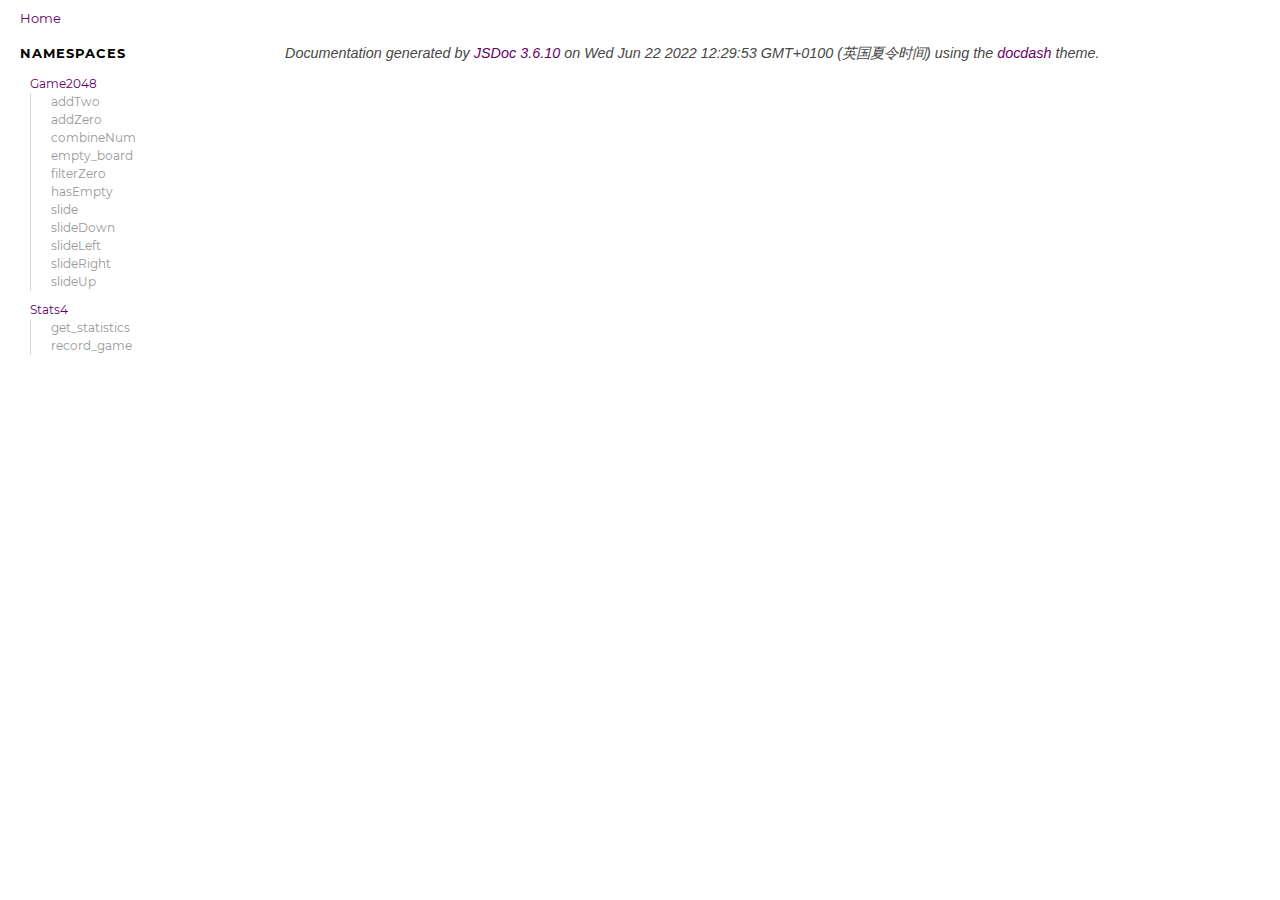
<file: docs/index.html>
<!DOCTYPE html>
<html lang="en">
<head>
    
    <meta charset="utf-8">
    <title>Home - Documentation</title>
    
    
    <script src="scripts/prettify/prettify.js"></script>
    <script src="scripts/prettify/lang-css.js"></script>
    <!--[if lt IE 9]>
      <script src="//html5shiv.googlecode.com/svn/trunk/html5.js"></script>
    <![endif]-->
    <link type="text/css" rel="stylesheet" href="styles/prettify.css">
    <link type="text/css" rel="stylesheet" href="styles/jsdoc.css">
    <script src="scripts/nav.js" defer></script>
    <meta name="viewport" content="width=device-width, initial-scale=1.0">
</head>
<body>

<input type="checkbox" id="nav-trigger" class="nav-trigger" />
<label for="nav-trigger" class="navicon-button x">
  <div class="navicon"></div>
</label>

<label for="nav-trigger" class="overlay"></label>

<nav >
    
    <h2><a href="index.html">Home</a></h2><h3>Namespaces</h3><ul><li><a href="Game2048.html">Game2048</a><ul class='methods'><li data-type='method'><a href="Game2048.html#.addTwo">addTwo</a></li><li data-type='method'><a href="Game2048.html#.addZero">addZero</a></li><li data-type='method'><a href="Game2048.html#.combineNum">combineNum</a></li><li data-type='method'><a href="Game2048.html#.empty_board">empty_board</a></li><li data-type='method'><a href="Game2048.html#.filterZero">filterZero</a></li><li data-type='method'><a href="Game2048.html#.hasEmpty">hasEmpty</a></li><li data-type='method'><a href="Game2048.html#.slide">slide</a></li><li data-type='method'><a href="Game2048.html#.slideDown">slideDown</a></li><li data-type='method'><a href="Game2048.html#.slideLeft">slideLeft</a></li><li data-type='method'><a href="Game2048.html#.slideRight">slideRight</a></li><li data-type='method'><a href="Game2048.html#.slideUp">slideUp</a></li></ul></li><li><a href="Stats4.html">Stats4</a><ul class='methods'><li data-type='method'><a href="Stats4.html#.get_statistics">get_statistics</a></li><li data-type='method'><a href="Stats4.html#.record_game">record_game</a></li></ul></li></ul>
</nav>

<div id="main">
    

    



    


    <section class="package">
        <h3> </h3>		
    </section>









    








    
    
</div>

<br class="clear">

<footer>
    Documentation generated by <a href="https://github.com/jsdoc3/jsdoc">JSDoc 3.6.10</a> on Wed Jun 22 2022 12:29:53 GMT+0100 (英国夏令时间) using the <a href="https://github.com/clenemt/docdash">docdash</a> theme.
</footer>

<script>prettyPrint();</script>
<script src="scripts/polyfill.js"></script>
<script src="scripts/linenumber.js"></script>



</body>
</html>
</file>
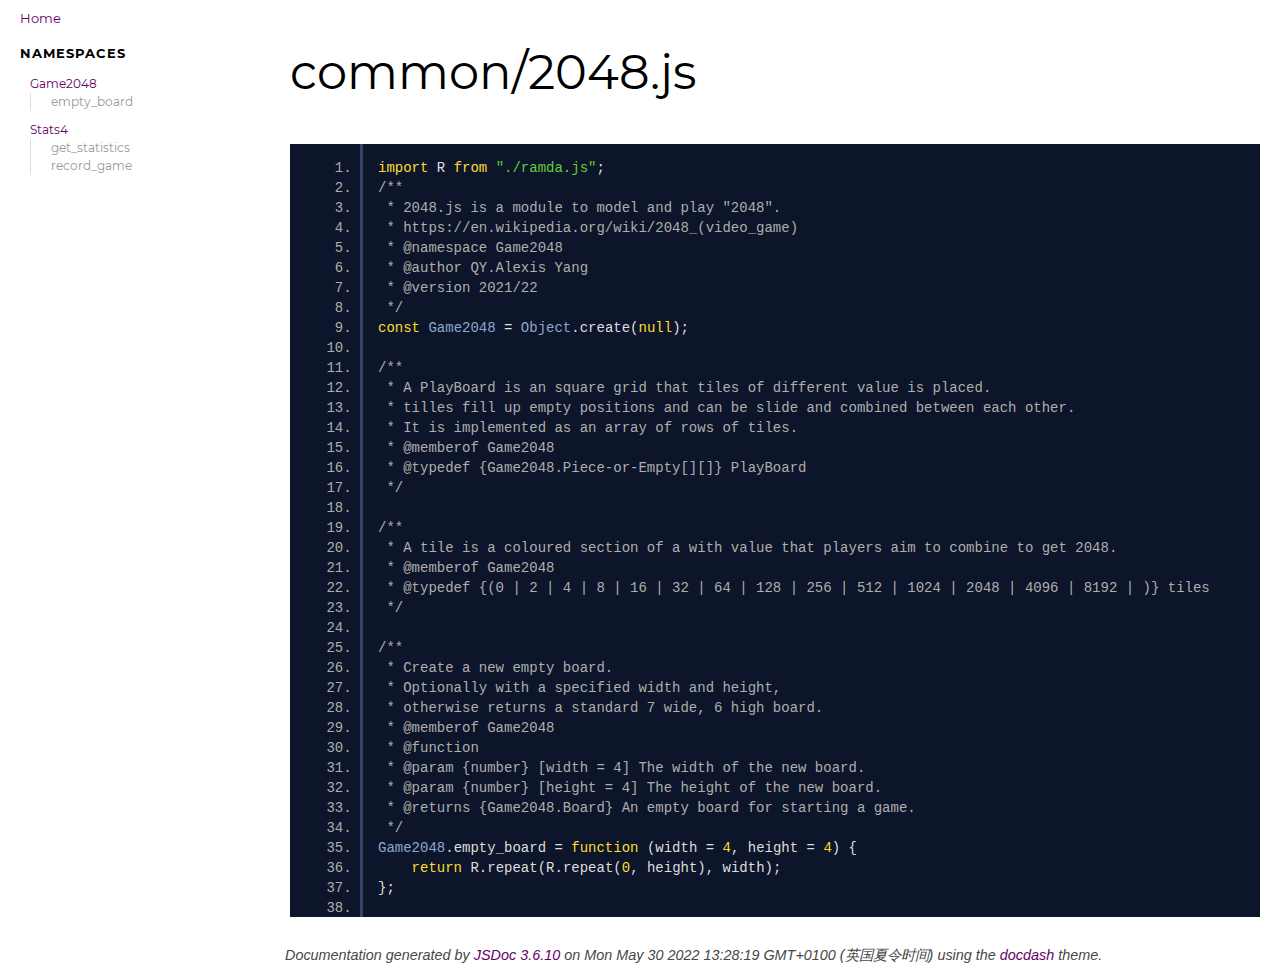
<file: docs/common_2048.js.html>
<!DOCTYPE html>
<html lang="en">
<head>
    
    <meta charset="utf-8">
    <title>common/2048.js - Documentation</title>
    
    
    <script src="scripts/prettify/prettify.js"></script>
    <script src="scripts/prettify/lang-css.js"></script>
    <!--[if lt IE 9]>
      <script src="//html5shiv.googlecode.com/svn/trunk/html5.js"></script>
    <![endif]-->
    <link type="text/css" rel="stylesheet" href="styles/prettify.css">
    <link type="text/css" rel="stylesheet" href="styles/jsdoc.css">
    <script src="scripts/nav.js" defer></script>
    <meta name="viewport" content="width=device-width, initial-scale=1.0">
</head>
<body>

<input type="checkbox" id="nav-trigger" class="nav-trigger" />
<label for="nav-trigger" class="navicon-button x">
  <div class="navicon"></div>
</label>

<label for="nav-trigger" class="overlay"></label>

<nav >
    
    <h2><a href="index.html">Home</a></h2><h3>Namespaces</h3><ul><li><a href="Game2048.html">Game2048</a><ul class='methods'><li data-type='method'><a href="Game2048.html#.empty_board">empty_board</a></li></ul></li><li><a href="Stats4.html">Stats4</a><ul class='methods'><li data-type='method'><a href="Stats4.html#.get_statistics">get_statistics</a></li><li data-type='method'><a href="Stats4.html#.record_game">record_game</a></li></ul></li></ul>
</nav>

<div id="main">
    
    <h1 class="page-title">common/2048.js</h1>
    

    



    
    <section>
        <article>
            <pre class="prettyprint source linenums"><code>import R from "./ramda.js";
/**
 * 2048.js is a module to model and play "2048".
 * https://en.wikipedia.org/wiki/2048_(video_game)
 * @namespace Game2048
 * @author QY.Alexis Yang
 * @version 2021/22
 */
const Game2048 = Object.create(null);

/**
 * A PlayBoard is an square grid that tiles of different value is placed.
 * tilles fill up empty positions and can be slide and combined between each other.
 * It is implemented as an array of rows of tiles.
 * @memberof Game2048
 * @typedef {Game2048.Piece-or-Empty[][]} PlayBoard
 */

/**
 * A tile is a coloured section of a with value that players aim to combine to get 2048.
 * @memberof Game2048
 * @typedef {(0 | 2 | 4 | 8 | 16 | 32 | 64 | 128 | 256 | 512 | 1024 | 2048 | 4096 | 8192 | )} tiles
 */

/**
 * Create a new empty board.
 * Optionally with a specified width and height,
 * otherwise returns a standard 7 wide, 6 high board.
 * @memberof Game2048
 * @function
 * @param {number} [width = 4] The width of the new board.
 * @param {number} [height = 4] The height of the new board.
 * @returns {Game2048.Board} An empty board for starting a game.
 */
Game2048.empty_board = function (width = 4, height = 4) {
    return R.repeat(R.repeat(0, height), width);
};

</code></pre>
        </article>
    </section>




    
    
</div>

<br class="clear">

<footer>
    Documentation generated by <a href="https://github.com/jsdoc3/jsdoc">JSDoc 3.6.10</a> on Mon May 30 2022 13:28:19 GMT+0100 (英国夏令时间) using the <a href="https://github.com/clenemt/docdash">docdash</a> theme.
</footer>

<script>prettyPrint();</script>
<script src="scripts/polyfill.js"></script>
<script src="scripts/linenumber.js"></script>



</body>
</html>
</file>
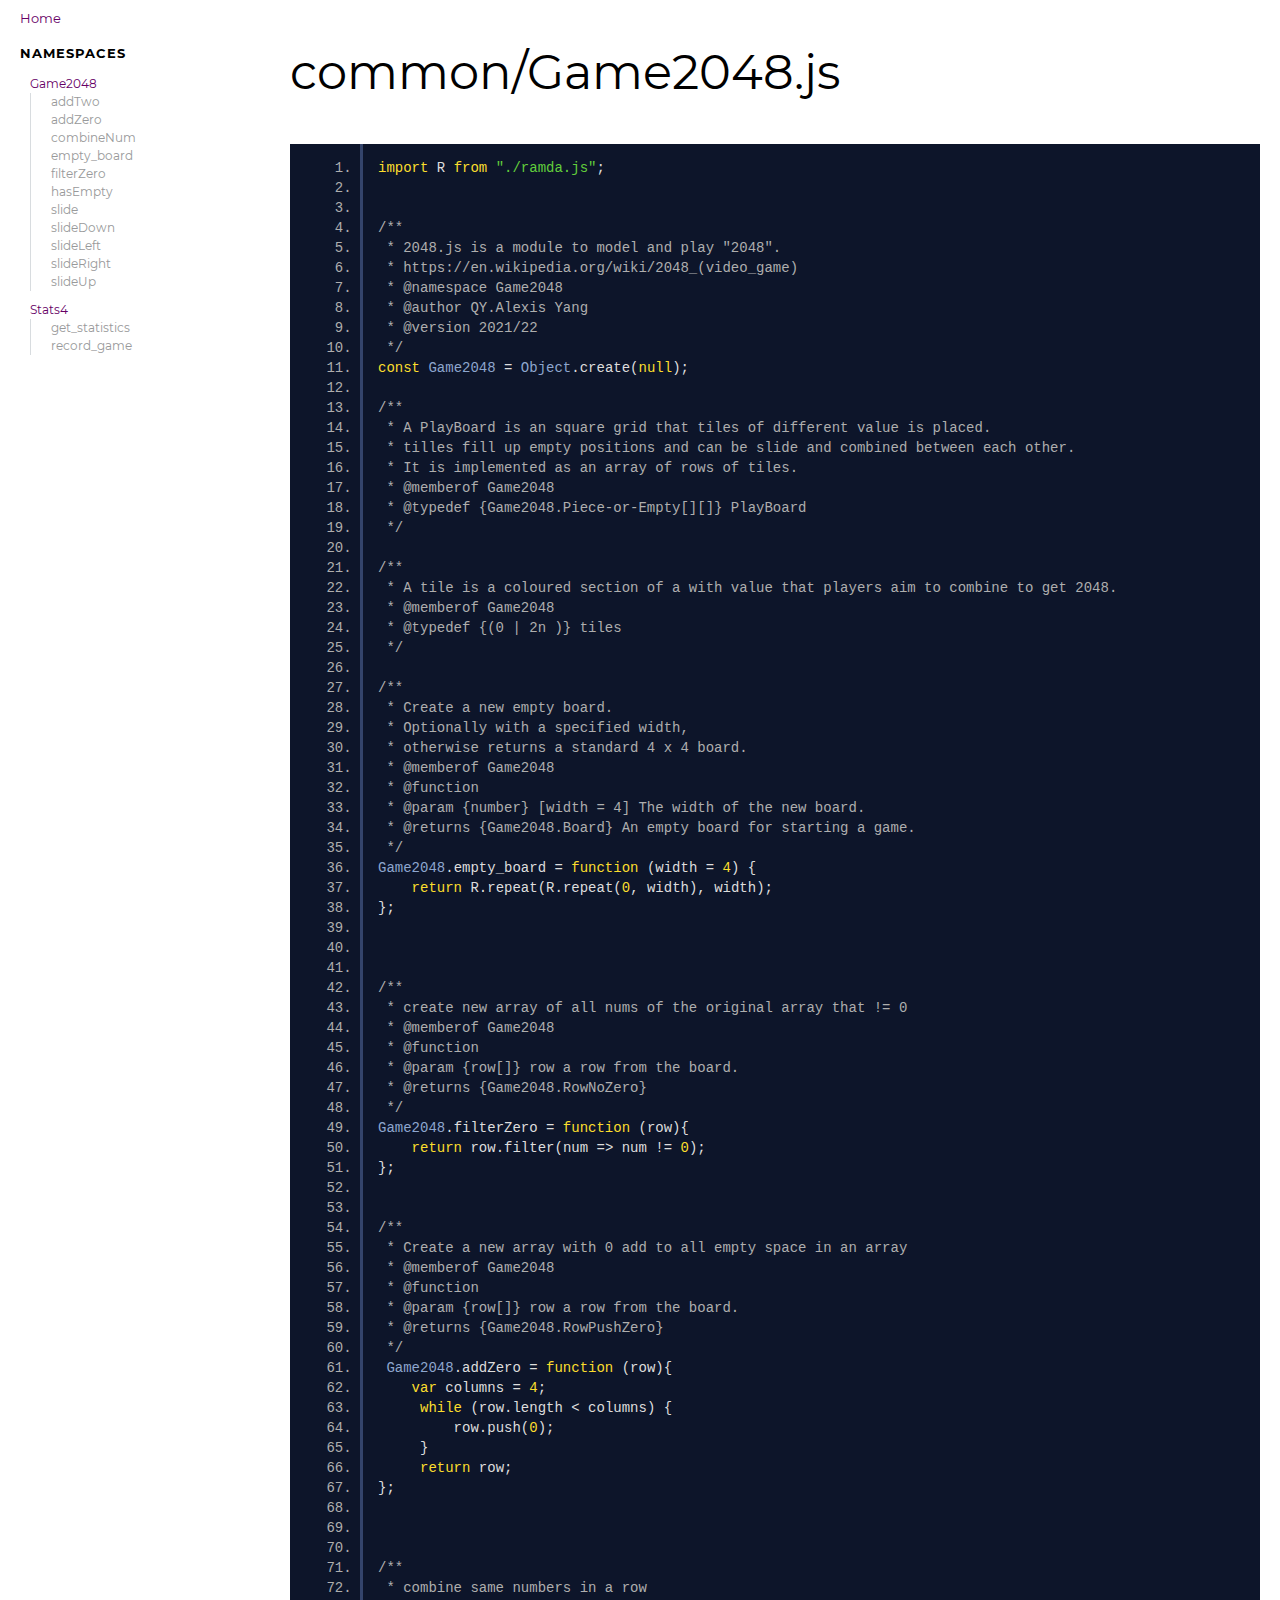
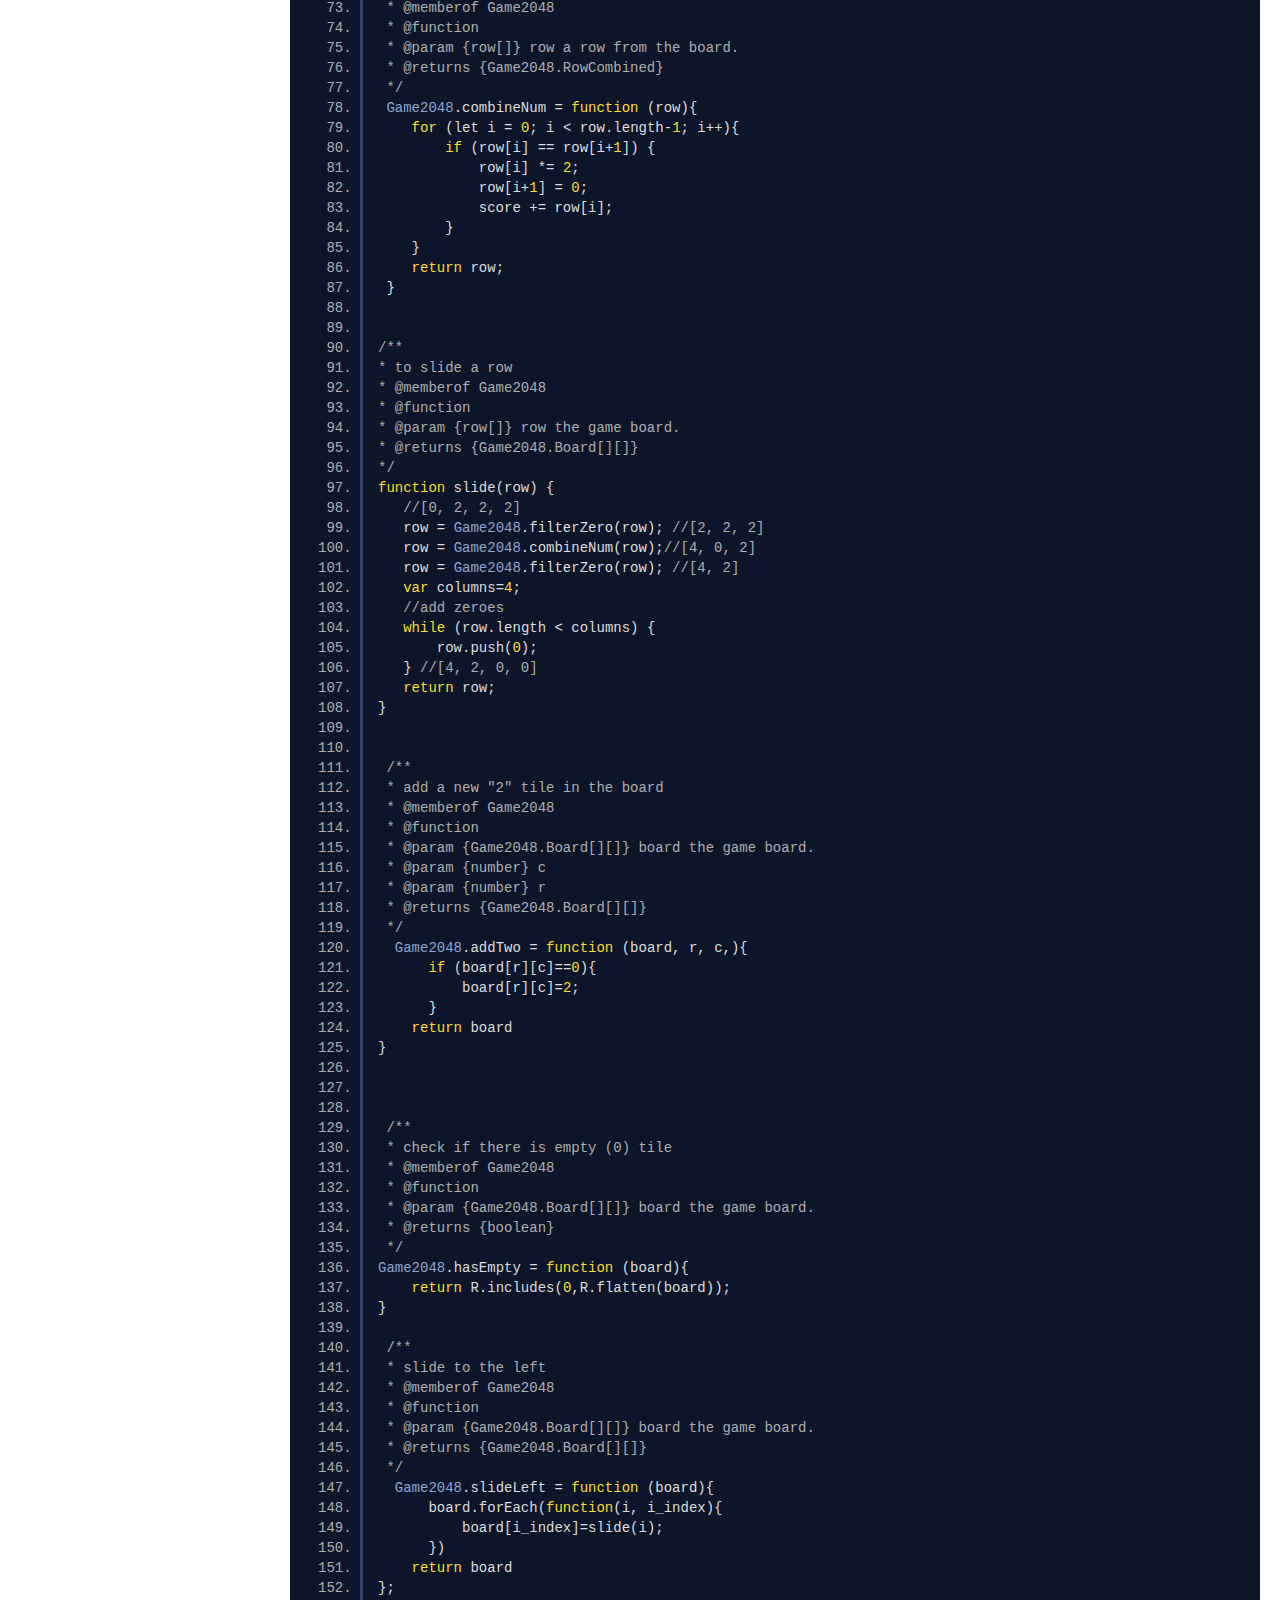
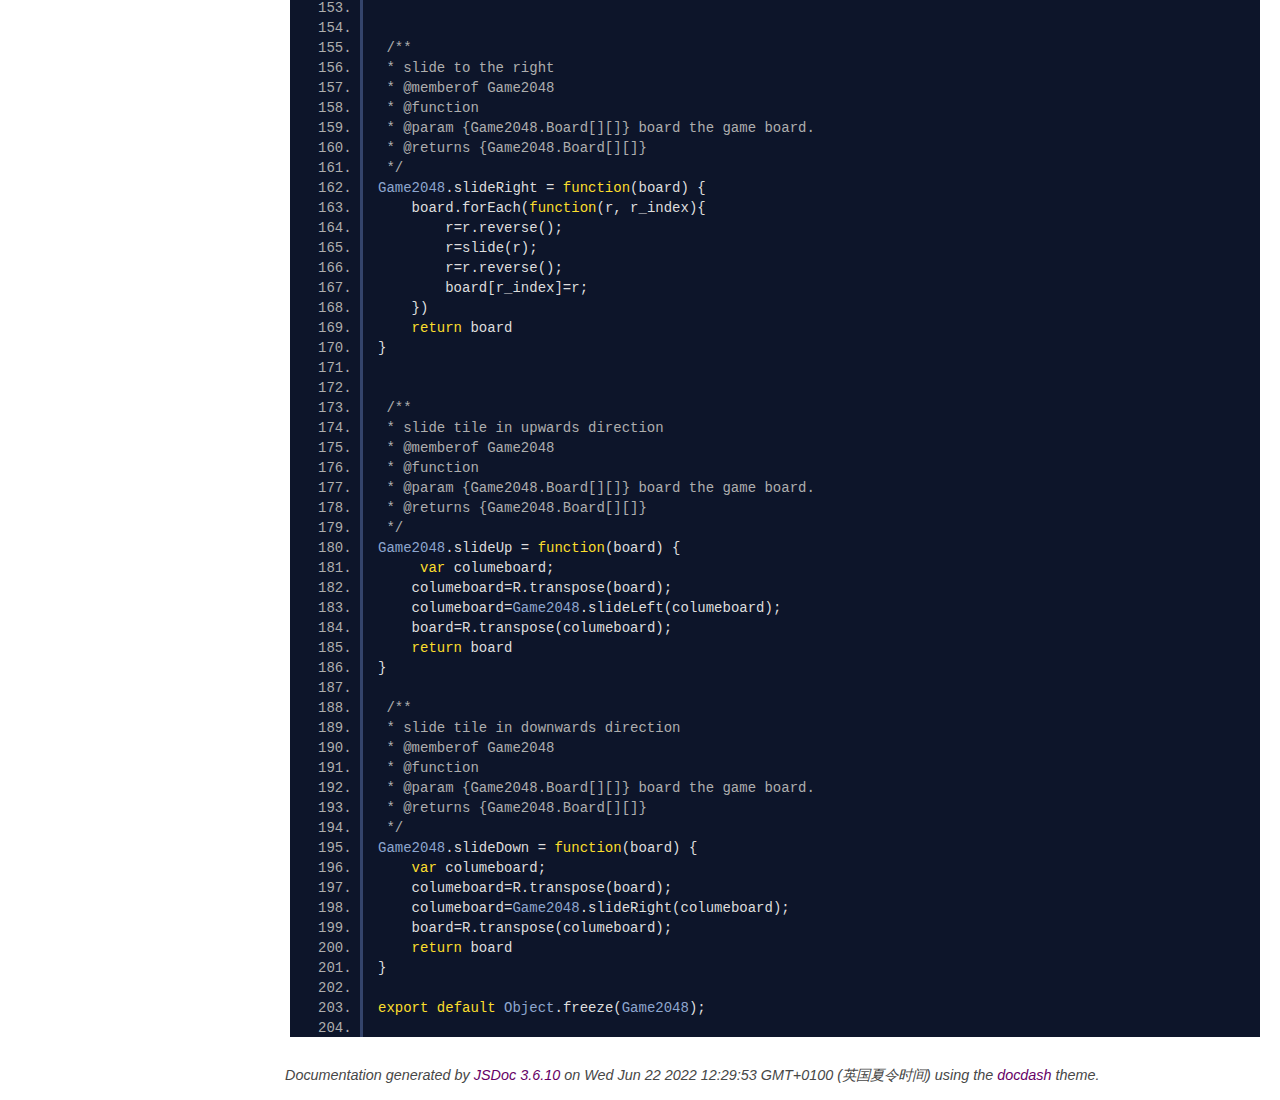
<file: docs/common_Game2048.js.html>
<!DOCTYPE html>
<html lang="en">
<head>
    
    <meta charset="utf-8">
    <title>common/Game2048.js - Documentation</title>
    
    
    <script src="scripts/prettify/prettify.js"></script>
    <script src="scripts/prettify/lang-css.js"></script>
    <!--[if lt IE 9]>
      <script src="//html5shiv.googlecode.com/svn/trunk/html5.js"></script>
    <![endif]-->
    <link type="text/css" rel="stylesheet" href="styles/prettify.css">
    <link type="text/css" rel="stylesheet" href="styles/jsdoc.css">
    <script src="scripts/nav.js" defer></script>
    <meta name="viewport" content="width=device-width, initial-scale=1.0">
</head>
<body>

<input type="checkbox" id="nav-trigger" class="nav-trigger" />
<label for="nav-trigger" class="navicon-button x">
  <div class="navicon"></div>
</label>

<label for="nav-trigger" class="overlay"></label>

<nav >
    
    <h2><a href="index.html">Home</a></h2><h3>Namespaces</h3><ul><li><a href="Game2048.html">Game2048</a><ul class='methods'><li data-type='method'><a href="Game2048.html#.addTwo">addTwo</a></li><li data-type='method'><a href="Game2048.html#.addZero">addZero</a></li><li data-type='method'><a href="Game2048.html#.combineNum">combineNum</a></li><li data-type='method'><a href="Game2048.html#.empty_board">empty_board</a></li><li data-type='method'><a href="Game2048.html#.filterZero">filterZero</a></li><li data-type='method'><a href="Game2048.html#.hasEmpty">hasEmpty</a></li><li data-type='method'><a href="Game2048.html#.slide">slide</a></li><li data-type='method'><a href="Game2048.html#.slideDown">slideDown</a></li><li data-type='method'><a href="Game2048.html#.slideLeft">slideLeft</a></li><li data-type='method'><a href="Game2048.html#.slideRight">slideRight</a></li><li data-type='method'><a href="Game2048.html#.slideUp">slideUp</a></li></ul></li><li><a href="Stats4.html">Stats4</a><ul class='methods'><li data-type='method'><a href="Stats4.html#.get_statistics">get_statistics</a></li><li data-type='method'><a href="Stats4.html#.record_game">record_game</a></li></ul></li></ul>
</nav>

<div id="main">
    
    <h1 class="page-title">common/Game2048.js</h1>
    

    



    
    <section>
        <article>
            <pre class="prettyprint source linenums"><code>import R from "./ramda.js";


/**
 * 2048.js is a module to model and play "2048".
 * https://en.wikipedia.org/wiki/2048_(video_game)
 * @namespace Game2048
 * @author QY.Alexis Yang
 * @version 2021/22
 */
const Game2048 = Object.create(null);

/**
 * A PlayBoard is an square grid that tiles of different value is placed.
 * tilles fill up empty positions and can be slide and combined between each other.
 * It is implemented as an array of rows of tiles.
 * @memberof Game2048
 * @typedef {Game2048.Piece-or-Empty[][]} PlayBoard
 */

/**
 * A tile is a coloured section of a with value that players aim to combine to get 2048.
 * @memberof Game2048
 * @typedef {(0 | 2n )} tiles
 */

/**
 * Create a new empty board.
 * Optionally with a specified width,
 * otherwise returns a standard 4 x 4 board.
 * @memberof Game2048
 * @function
 * @param {number} [width = 4] The width of the new board.
 * @returns {Game2048.Board} An empty board for starting a game.
 */
Game2048.empty_board = function (width = 4) {
    return R.repeat(R.repeat(0, width), width);
};



/**
 * create new array of all nums of the original array that != 0
 * @memberof Game2048
 * @function
 * @param {row[]} row a row from the board.
 * @returns {Game2048.RowNoZero}
 */
Game2048.filterZero = function (row){
    return row.filter(num => num != 0);
};


/**
 * Create a new array with 0 add to all empty space in an array
 * @memberof Game2048
 * @function
 * @param {row[]} row a row from the board.
 * @returns {Game2048.RowPushZero}
 */
 Game2048.addZero = function (row){
    var columns = 4;
     while (row.length &lt; columns) {
         row.push(0);
     }
     return row;
};



/**
 * combine same numbers in a row
 * @memberof Game2048
 * @function
 * @param {row[]} row a row from the board.
 * @returns {Game2048.RowCombined}
 */
 Game2048.combineNum = function (row){
    for (let i = 0; i &lt; row.length-1; i++){
        if (row[i] == row[i+1]) {
            row[i] *= 2;
            row[i+1] = 0;
            score += row[i];
        }
    }
    return row;
 }


/**
* to slide a row
* @memberof Game2048
* @function
* @param {row[]} row the game board.
* @returns {Game2048.Board[][]}
*/
function slide(row) {
   //[0, 2, 2, 2] 
   row = Game2048.filterZero(row); //[2, 2, 2]
   row = Game2048.combineNum(row);//[4, 0, 2]
   row = Game2048.filterZero(row); //[4, 2]
   var columns=4;
   //add zeroes
   while (row.length &lt; columns) {
       row.push(0);
   } //[4, 2, 0, 0]
   return row;
}


 /**
 * add a new "2" tile in the board
 * @memberof Game2048
 * @function
 * @param {Game2048.Board[][]} board the game board.
 * @param {number} c
 * @param {number} r
 * @returns {Game2048.Board[][]}
 */
  Game2048.addTwo = function (board, r, c,){
      if (board[r][c]==0){
          board[r][c]=2;
      }
    return board
}



 /**
 * check if there is empty (0) tile
 * @memberof Game2048
 * @function
 * @param {Game2048.Board[][]} board the game board.
 * @returns {boolean}
 */
Game2048.hasEmpty = function (board){
    return R.includes(0,R.flatten(board));
}

 /**
 * slide to the left
 * @memberof Game2048
 * @function
 * @param {Game2048.Board[][]} board the game board.
 * @returns {Game2048.Board[][]}
 */
  Game2048.slideLeft = function (board){
      board.forEach(function(i, i_index){
          board[i_index]=slide(i);
      })
    return board
};


 /**
 * slide to the right
 * @memberof Game2048
 * @function
 * @param {Game2048.Board[][]} board the game board.
 * @returns {Game2048.Board[][]}
 */
Game2048.slideRight = function(board) {
    board.forEach(function(r, r_index){
        r=r.reverse(); 
        r=slide(r);  
        r=r.reverse();  
        board[r_index]=r;
    })
    return board
}


 /**
 * slide tile in upwards direction
 * @memberof Game2048
 * @function
 * @param {Game2048.Board[][]} board the game board.
 * @returns {Game2048.Board[][]}
 */
Game2048.slideUp = function(board) {
     var columeboard;
    columeboard=R.transpose(board);
    columeboard=Game2048.slideLeft(columeboard);
    board=R.transpose(columeboard);
    return board
}

 /**
 * slide tile in downwards direction
 * @memberof Game2048
 * @function
 * @param {Game2048.Board[][]} board the game board.
 * @returns {Game2048.Board[][]}
 */
Game2048.slideDown = function(board) {
    var columeboard;
    columeboard=R.transpose(board);
    columeboard=Game2048.slideRight(columeboard);
    board=R.transpose(columeboard);
    return board
}

export default Object.freeze(Game2048);

</code></pre>
        </article>
    </section>




    
    
</div>

<br class="clear">

<footer>
    Documentation generated by <a href="https://github.com/jsdoc3/jsdoc">JSDoc 3.6.10</a> on Wed Jun 22 2022 12:29:53 GMT+0100 (英国夏令时间) using the <a href="https://github.com/clenemt/docdash">docdash</a> theme.
</footer>

<script>prettyPrint();</script>
<script src="scripts/polyfill.js"></script>
<script src="scripts/linenumber.js"></script>



</body>
</html>
</file>
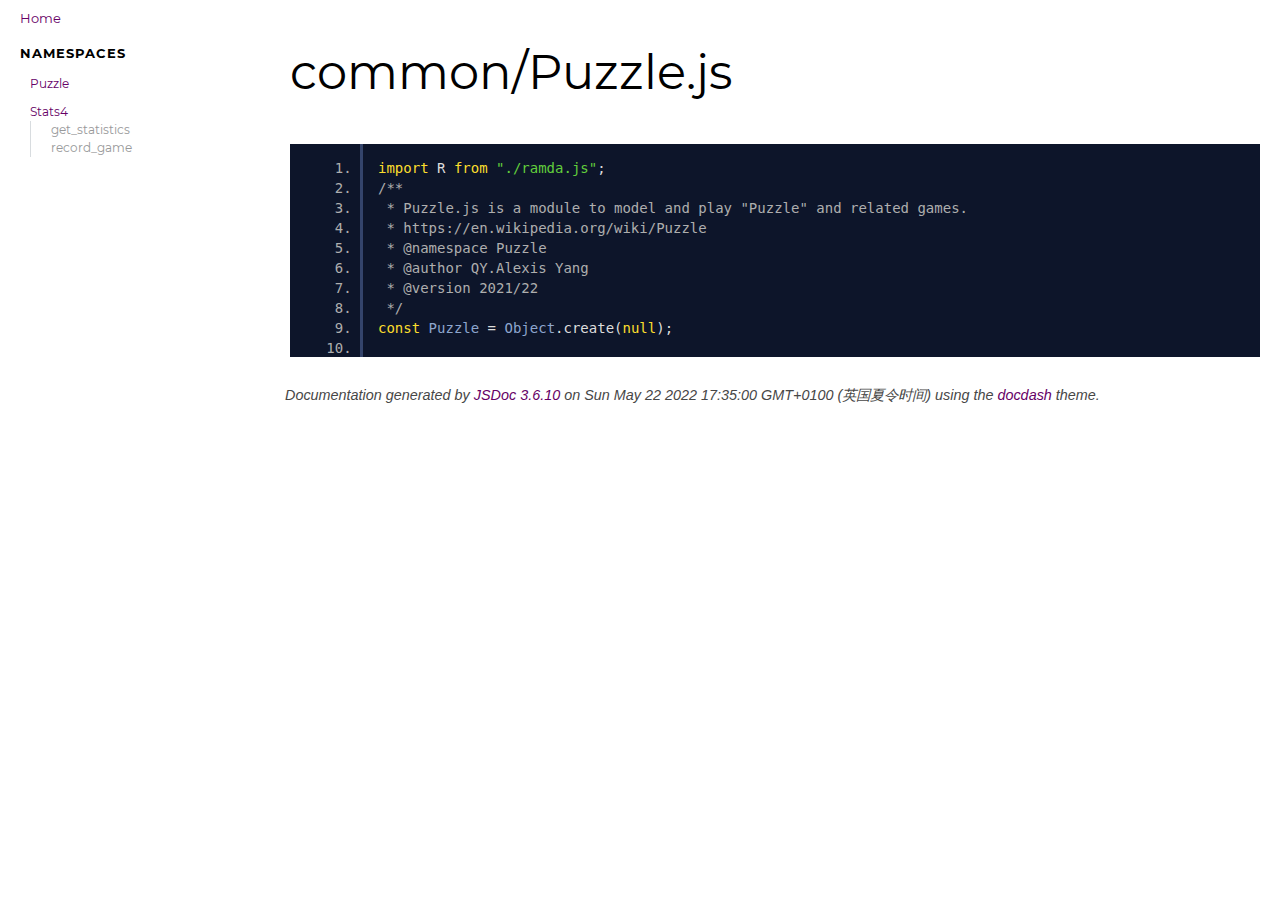
<file: docs/common_Puzzle.js.html>
<!DOCTYPE html>
<html lang="en">
<head>
    
    <meta charset="utf-8">
    <title>common/Puzzle.js - Documentation</title>
    
    
    <script src="scripts/prettify/prettify.js"></script>
    <script src="scripts/prettify/lang-css.js"></script>
    <!--[if lt IE 9]>
      <script src="//html5shiv.googlecode.com/svn/trunk/html5.js"></script>
    <![endif]-->
    <link type="text/css" rel="stylesheet" href="styles/prettify.css">
    <link type="text/css" rel="stylesheet" href="styles/jsdoc.css">
    <script src="scripts/nav.js" defer></script>
    <meta name="viewport" content="width=device-width, initial-scale=1.0">
</head>
<body>

<input type="checkbox" id="nav-trigger" class="nav-trigger" />
<label for="nav-trigger" class="navicon-button x">
  <div class="navicon"></div>
</label>

<label for="nav-trigger" class="overlay"></label>

<nav >
    
    <h2><a href="index.html">Home</a></h2><h3>Namespaces</h3><ul><li><a href="Puzzle.html">Puzzle</a></li><li><a href="Stats4.html">Stats4</a><ul class='methods'><li data-type='method'><a href="Stats4.html#.get_statistics">get_statistics</a></li><li data-type='method'><a href="Stats4.html#.record_game">record_game</a></li></ul></li></ul>
</nav>

<div id="main">
    
    <h1 class="page-title">common/Puzzle.js</h1>
    

    



    
    <section>
        <article>
            <pre class="prettyprint source linenums"><code>import R from "./ramda.js";
/**
 * Puzzle.js is a module to model and play "Puzzle" and related games.
 * https://en.wikipedia.org/wiki/Puzzle
 * @namespace Puzzle
 * @author QY.Alexis Yang
 * @version 2021/22
 */
const Puzzle = Object.create(null);

</code></pre>
        </article>
    </section>




    
    
</div>

<br class="clear">

<footer>
    Documentation generated by <a href="https://github.com/jsdoc3/jsdoc">JSDoc 3.6.10</a> on Sun May 22 2022 17:35:00 GMT+0100 (英国夏令时间) using the <a href="https://github.com/clenemt/docdash">docdash</a> theme.
</footer>

<script>prettyPrint();</script>
<script src="scripts/polyfill.js"></script>
<script src="scripts/linenumber.js"></script>



</body>
</html>
</file>
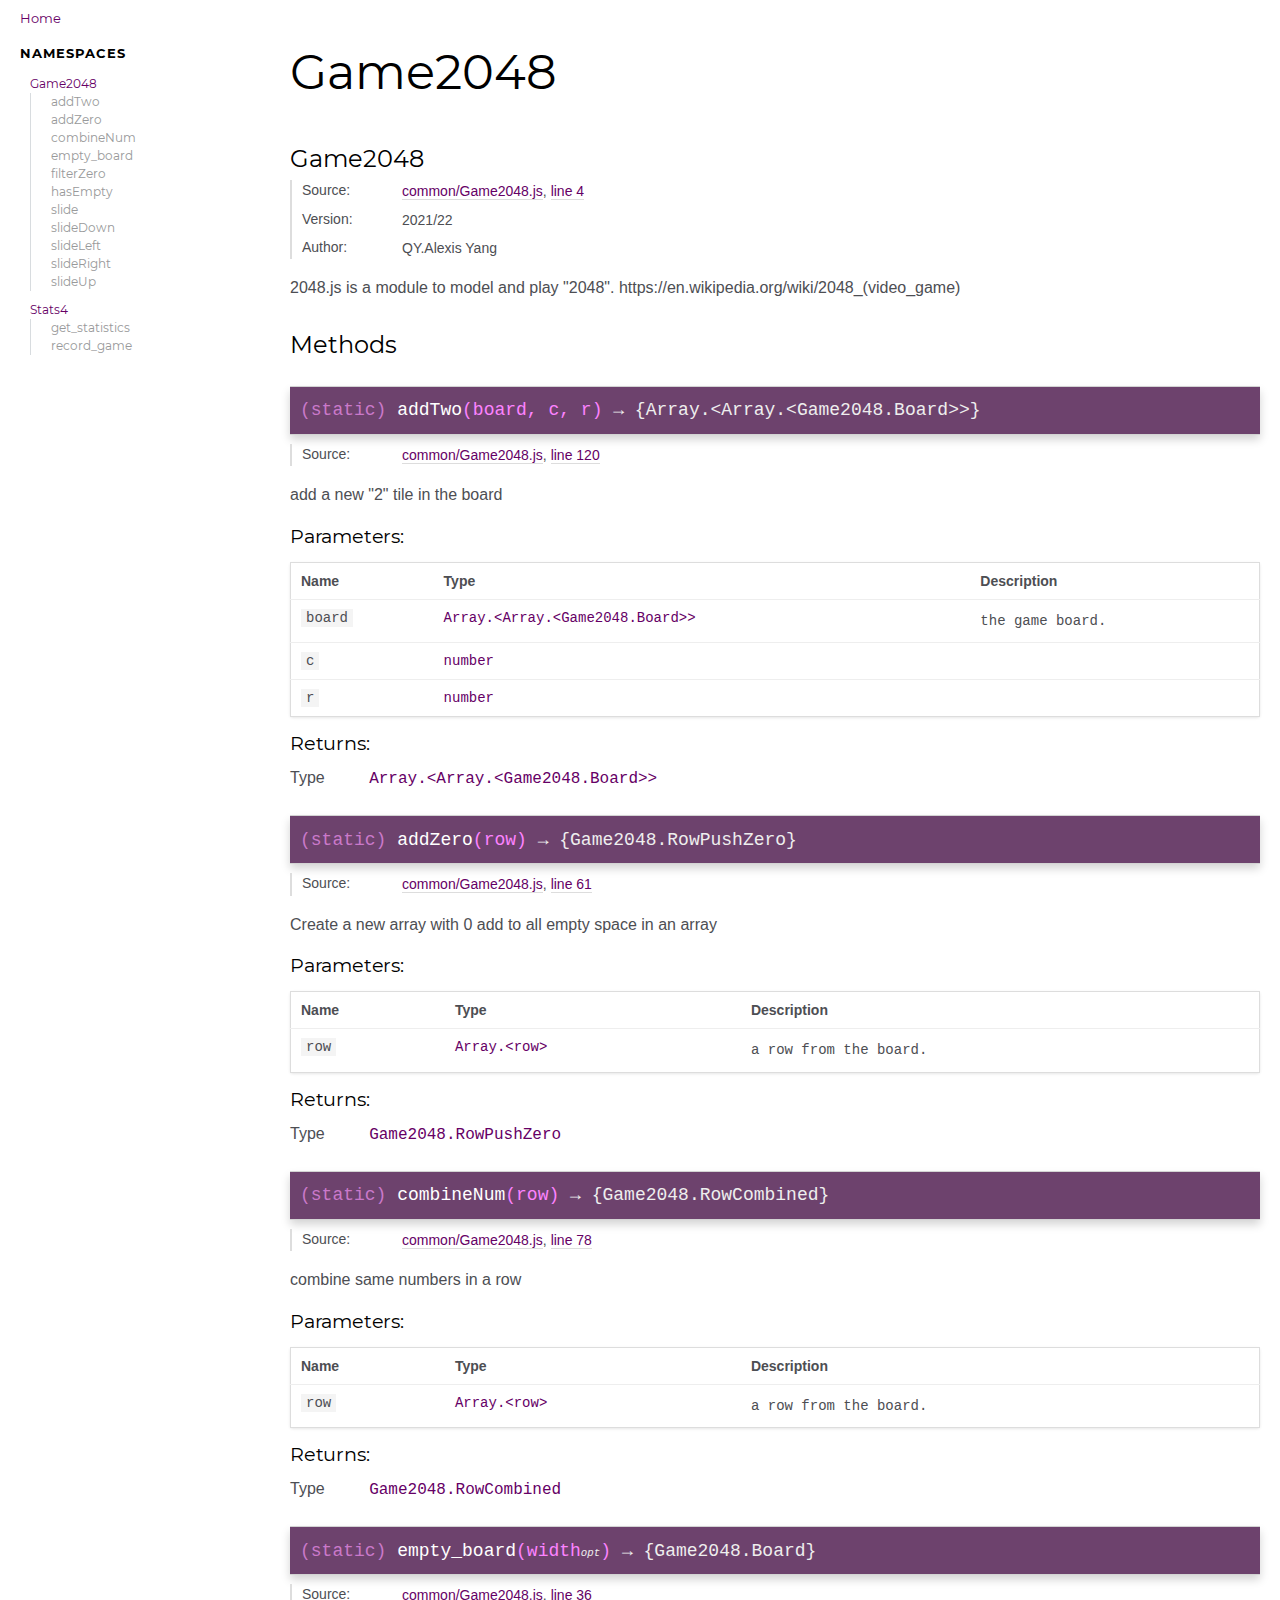
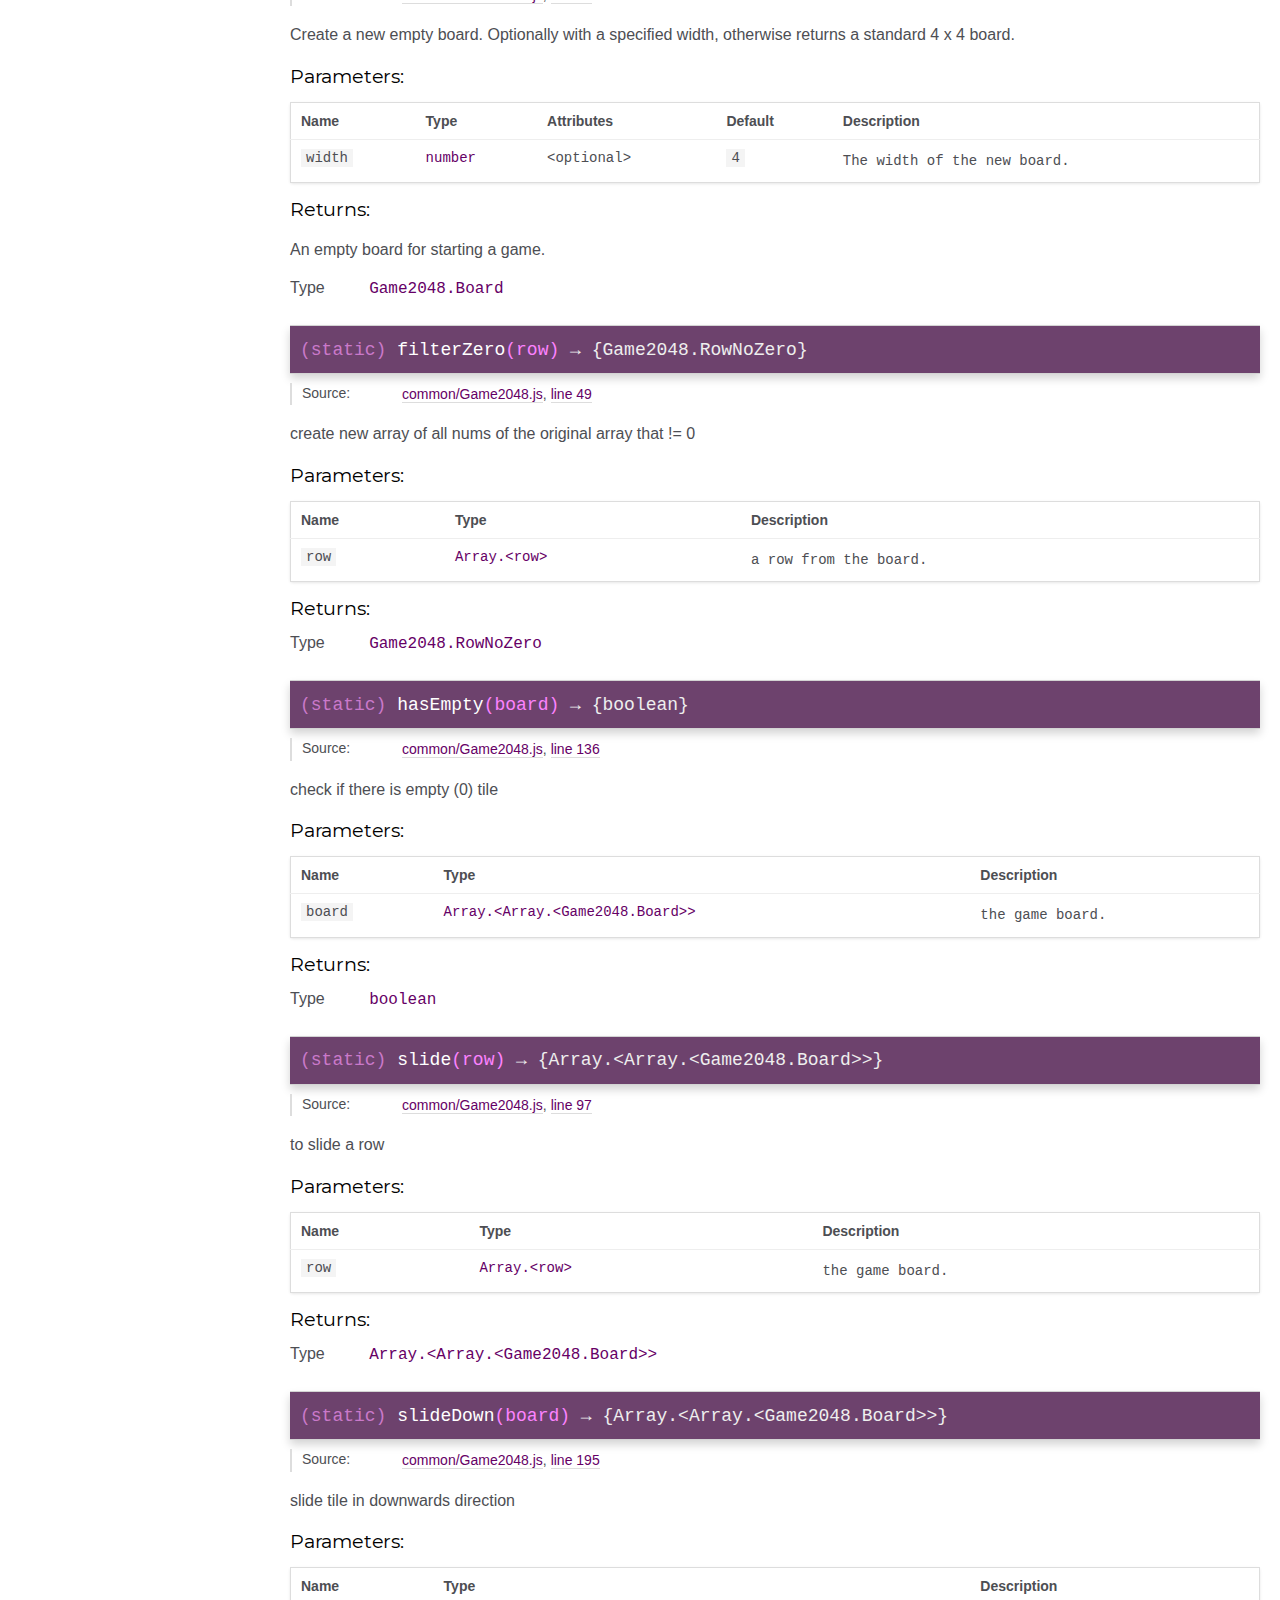
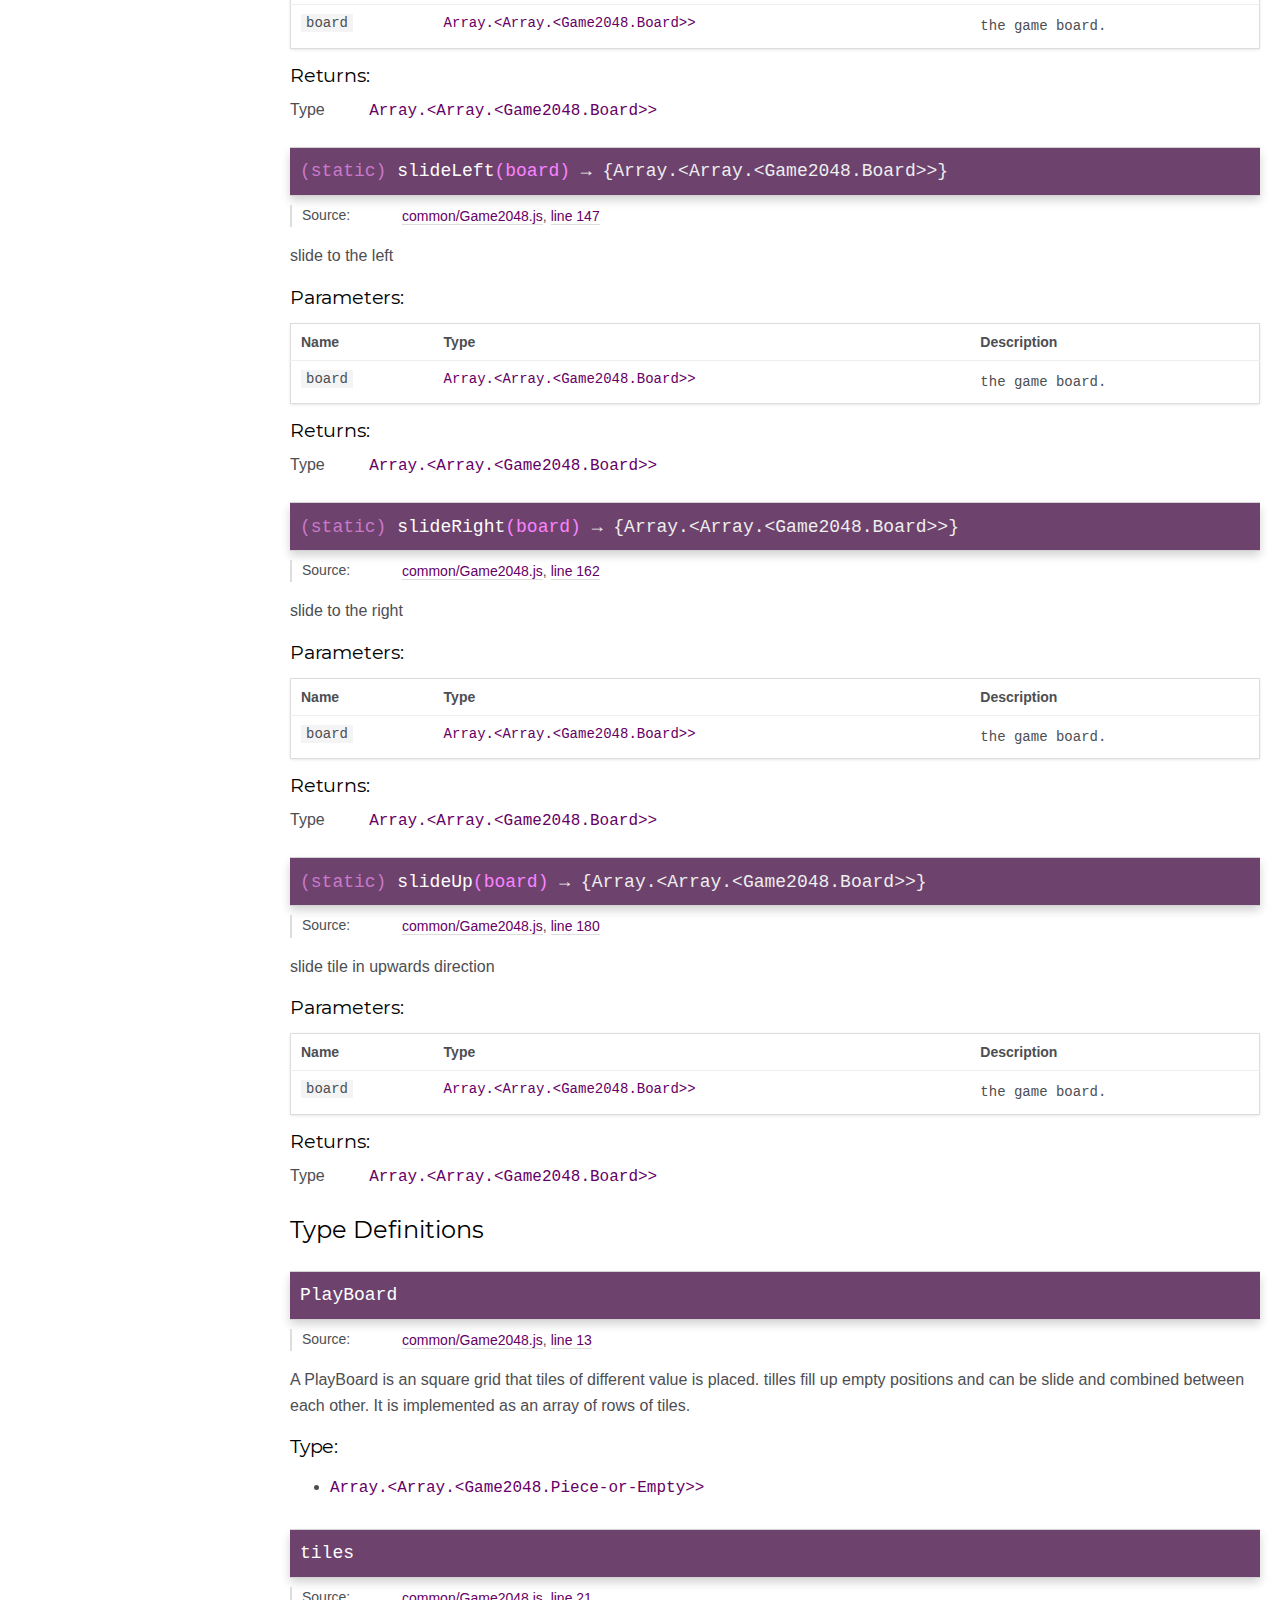
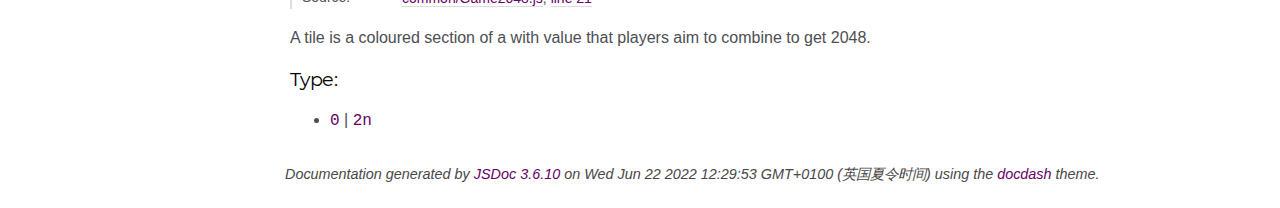
<file: docs/Game2048.html>
<!DOCTYPE html>
<html lang="en">
<head>
    
    <meta charset="utf-8">
    <title>Game2048 - Documentation</title>
    
    
    <script src="scripts/prettify/prettify.js"></script>
    <script src="scripts/prettify/lang-css.js"></script>
    <!--[if lt IE 9]>
      <script src="//html5shiv.googlecode.com/svn/trunk/html5.js"></script>
    <![endif]-->
    <link type="text/css" rel="stylesheet" href="styles/prettify.css">
    <link type="text/css" rel="stylesheet" href="styles/jsdoc.css">
    <script src="scripts/nav.js" defer></script>
    <meta name="viewport" content="width=device-width, initial-scale=1.0">
</head>
<body>

<input type="checkbox" id="nav-trigger" class="nav-trigger" />
<label for="nav-trigger" class="navicon-button x">
  <div class="navicon"></div>
</label>

<label for="nav-trigger" class="overlay"></label>

<nav >
    
    <h2><a href="index.html">Home</a></h2><h3>Namespaces</h3><ul><li><a href="Game2048.html">Game2048</a><ul class='methods'><li data-type='method'><a href="Game2048.html#.addTwo">addTwo</a></li><li data-type='method'><a href="Game2048.html#.addZero">addZero</a></li><li data-type='method'><a href="Game2048.html#.combineNum">combineNum</a></li><li data-type='method'><a href="Game2048.html#.empty_board">empty_board</a></li><li data-type='method'><a href="Game2048.html#.filterZero">filterZero</a></li><li data-type='method'><a href="Game2048.html#.hasEmpty">hasEmpty</a></li><li data-type='method'><a href="Game2048.html#.slide">slide</a></li><li data-type='method'><a href="Game2048.html#.slideDown">slideDown</a></li><li data-type='method'><a href="Game2048.html#.slideLeft">slideLeft</a></li><li data-type='method'><a href="Game2048.html#.slideRight">slideRight</a></li><li data-type='method'><a href="Game2048.html#.slideUp">slideUp</a></li></ul></li><li><a href="Stats4.html">Stats4</a><ul class='methods'><li data-type='method'><a href="Stats4.html#.get_statistics">get_statistics</a></li><li data-type='method'><a href="Stats4.html#.record_game">record_game</a></li></ul></li></ul>
</nav>

<div id="main">
    
    <h1 class="page-title">Game2048</h1>
    

    




<section>

<header>
    
        <h2>
        Game2048
        </h2>
        
    
</header>

<article>
    
        <div class="container-overview">
        
            

<dl class="details">

    
    <dt class="tag-source">Source:</dt>
    <dd class="tag-source"><ul class="dummy"><li>
        <a href="common_Game2048.js.html">common/Game2048.js</a>, <a href="common_Game2048.js.html#line4">line 4</a>
    </li></ul></dd>
    

    
    <dt class="tag-version">Version:</dt>
    <dd class="tag-version"><ul class="dummy"><li>2021/22</li></ul></dd>
    

    

    

    

    

    

    

    

    
    <dt class="tag-author">Author:</dt>
    <dd class="tag-author">
        <ul>
            <li>QY.Alexis Yang</li>
        </ul>
    </dd>
    

    

    

    

    

    

    
</dl>




            
                <div class="description usertext"><p>2048.js is a module to model and play &quot;2048&quot;.
https://en.wikipedia.org/wiki/2048_(video_game)</p></div>
            

            
        
        </div>
    

    

    

    
    
    

     

    

    

    
        <h3 class="subsection-title">Methods</h3>

        
            

    

    <h4 class="name" id=".addTwo"><span class="type-signature">(static) </span>addTwo<span class="signature">(board, c, r)</span><span class="type-signature"> &rarr; {Array.&lt;Array.&lt;Game2048.Board>>}</span></h4>

    




<dl class="details">

    
    <dt class="tag-source">Source:</dt>
    <dd class="tag-source"><ul class="dummy"><li>
        <a href="common_Game2048.js.html">common/Game2048.js</a>, <a href="common_Game2048.js.html#line120">line 120</a>
    </li></ul></dd>
    

    

    

    

    

    

    

    

    

    

    

    

    

    

    

    
</dl>





<div class="description usertext">
    <p>add a new &quot;2&quot; tile in the board</p>
</div>











    <h5>Parameters:</h5>
    

<table class="params">
    <thead>
    <tr>
        
        <th>Name</th>
        

        <th>Type</th>

        

        

        <th class="last">Description</th>
    </tr>
    </thead>

    <tbody>
    

        <tr>
            
                <td class="name"><code>board</code></td>
            

            <td class="type">
            
                
<span class="param-type">Array.&lt;Array.&lt;Game2048.Board>></span>


            
            </td>

            

            

            <td class="description last"><p>the game board.</p></td>
        </tr>

    

        <tr>
            
                <td class="name"><code>c</code></td>
            

            <td class="type">
            
                
<span class="param-type">number</span>


            
            </td>

            

            

            <td class="description last"></td>
        </tr>

    

        <tr>
            
                <td class="name"><code>r</code></td>
            

            <td class="type">
            
                
<span class="param-type">number</span>


            
            </td>

            

            

            <td class="description last"></td>
        </tr>

    
    </tbody>
</table>
















<h5>Returns:</h5>

        


<dl class="param-type">
    <dt>
        Type
    </dt>
    <dd>
        
<span class="param-type">Array.&lt;Array.&lt;Game2048.Board>></span>


    </dd>
</dl>

    



        
            

    

    <h4 class="name" id=".addZero"><span class="type-signature">(static) </span>addZero<span class="signature">(row)</span><span class="type-signature"> &rarr; {Game2048.RowPushZero}</span></h4>

    




<dl class="details">

    
    <dt class="tag-source">Source:</dt>
    <dd class="tag-source"><ul class="dummy"><li>
        <a href="common_Game2048.js.html">common/Game2048.js</a>, <a href="common_Game2048.js.html#line61">line 61</a>
    </li></ul></dd>
    

    

    

    

    

    

    

    

    

    

    

    

    

    

    

    
</dl>





<div class="description usertext">
    <p>Create a new array with 0 add to all empty space in an array</p>
</div>











    <h5>Parameters:</h5>
    

<table class="params">
    <thead>
    <tr>
        
        <th>Name</th>
        

        <th>Type</th>

        

        

        <th class="last">Description</th>
    </tr>
    </thead>

    <tbody>
    

        <tr>
            
                <td class="name"><code>row</code></td>
            

            <td class="type">
            
                
<span class="param-type">Array.&lt;row></span>


            
            </td>

            

            

            <td class="description last"><p>a row from the board.</p></td>
        </tr>

    
    </tbody>
</table>
















<h5>Returns:</h5>

        


<dl class="param-type">
    <dt>
        Type
    </dt>
    <dd>
        
<span class="param-type">Game2048.RowPushZero</span>


    </dd>
</dl>

    



        
            

    

    <h4 class="name" id=".combineNum"><span class="type-signature">(static) </span>combineNum<span class="signature">(row)</span><span class="type-signature"> &rarr; {Game2048.RowCombined}</span></h4>

    




<dl class="details">

    
    <dt class="tag-source">Source:</dt>
    <dd class="tag-source"><ul class="dummy"><li>
        <a href="common_Game2048.js.html">common/Game2048.js</a>, <a href="common_Game2048.js.html#line78">line 78</a>
    </li></ul></dd>
    

    

    

    

    

    

    

    

    

    

    

    

    

    

    

    
</dl>





<div class="description usertext">
    <p>combine same numbers in a row</p>
</div>











    <h5>Parameters:</h5>
    

<table class="params">
    <thead>
    <tr>
        
        <th>Name</th>
        

        <th>Type</th>

        

        

        <th class="last">Description</th>
    </tr>
    </thead>

    <tbody>
    

        <tr>
            
                <td class="name"><code>row</code></td>
            

            <td class="type">
            
                
<span class="param-type">Array.&lt;row></span>


            
            </td>

            

            

            <td class="description last"><p>a row from the board.</p></td>
        </tr>

    
    </tbody>
</table>
















<h5>Returns:</h5>

        


<dl class="param-type">
    <dt>
        Type
    </dt>
    <dd>
        
<span class="param-type">Game2048.RowCombined</span>


    </dd>
</dl>

    



        
            

    

    <h4 class="name" id=".empty_board"><span class="type-signature">(static) </span>empty_board<span class="signature">(width<span class="signature-attributes">opt</span>)</span><span class="type-signature"> &rarr; {Game2048.Board}</span></h4>

    




<dl class="details">

    
    <dt class="tag-source">Source:</dt>
    <dd class="tag-source"><ul class="dummy"><li>
        <a href="common_Game2048.js.html">common/Game2048.js</a>, <a href="common_Game2048.js.html#line36">line 36</a>
    </li></ul></dd>
    

    

    

    

    

    

    

    

    

    

    

    

    

    

    

    
</dl>





<div class="description usertext">
    <p>Create a new empty board.
Optionally with a specified width,
otherwise returns a standard 4 x 4 board.</p>
</div>











    <h5>Parameters:</h5>
    

<table class="params">
    <thead>
    <tr>
        
        <th>Name</th>
        

        <th>Type</th>

        
        <th>Attributes</th>
        

        
        <th>Default</th>
        

        <th class="last">Description</th>
    </tr>
    </thead>

    <tbody>
    

        <tr>
            
                <td class="name"><code>width</code></td>
            

            <td class="type">
            
                
<span class="param-type">number</span>


            
            </td>

            
                <td class="attributes">
                
                    &lt;optional><br>
                

                

                
                </td>
            

            
                <td class="default">
                
                    <code>4</code>
                
                </td>
            

            <td class="description last"><p>The width of the new board.</p></td>
        </tr>

    
    </tbody>
</table>
















<h5>Returns:</h5>

        
<div class="param-desc">
    <p>An empty board for starting a game.</p>
</div>



<dl class="param-type">
    <dt>
        Type
    </dt>
    <dd>
        
<span class="param-type">Game2048.Board</span>


    </dd>
</dl>

    



        
            

    

    <h4 class="name" id=".filterZero"><span class="type-signature">(static) </span>filterZero<span class="signature">(row)</span><span class="type-signature"> &rarr; {Game2048.RowNoZero}</span></h4>

    




<dl class="details">

    
    <dt class="tag-source">Source:</dt>
    <dd class="tag-source"><ul class="dummy"><li>
        <a href="common_Game2048.js.html">common/Game2048.js</a>, <a href="common_Game2048.js.html#line49">line 49</a>
    </li></ul></dd>
    

    

    

    

    

    

    

    

    

    

    

    

    

    

    

    
</dl>





<div class="description usertext">
    <p>create new array of all nums of the original array that != 0</p>
</div>











    <h5>Parameters:</h5>
    

<table class="params">
    <thead>
    <tr>
        
        <th>Name</th>
        

        <th>Type</th>

        

        

        <th class="last">Description</th>
    </tr>
    </thead>

    <tbody>
    

        <tr>
            
                <td class="name"><code>row</code></td>
            

            <td class="type">
            
                
<span class="param-type">Array.&lt;row></span>


            
            </td>

            

            

            <td class="description last"><p>a row from the board.</p></td>
        </tr>

    
    </tbody>
</table>
















<h5>Returns:</h5>

        


<dl class="param-type">
    <dt>
        Type
    </dt>
    <dd>
        
<span class="param-type">Game2048.RowNoZero</span>


    </dd>
</dl>

    



        
            

    

    <h4 class="name" id=".hasEmpty"><span class="type-signature">(static) </span>hasEmpty<span class="signature">(board)</span><span class="type-signature"> &rarr; {boolean}</span></h4>

    




<dl class="details">

    
    <dt class="tag-source">Source:</dt>
    <dd class="tag-source"><ul class="dummy"><li>
        <a href="common_Game2048.js.html">common/Game2048.js</a>, <a href="common_Game2048.js.html#line136">line 136</a>
    </li></ul></dd>
    

    

    

    

    

    

    

    

    

    

    

    

    

    

    

    
</dl>





<div class="description usertext">
    <p>check if there is empty (0) tile</p>
</div>











    <h5>Parameters:</h5>
    

<table class="params">
    <thead>
    <tr>
        
        <th>Name</th>
        

        <th>Type</th>

        

        

        <th class="last">Description</th>
    </tr>
    </thead>

    <tbody>
    

        <tr>
            
                <td class="name"><code>board</code></td>
            

            <td class="type">
            
                
<span class="param-type">Array.&lt;Array.&lt;Game2048.Board>></span>


            
            </td>

            

            

            <td class="description last"><p>the game board.</p></td>
        </tr>

    
    </tbody>
</table>
















<h5>Returns:</h5>

        


<dl class="param-type">
    <dt>
        Type
    </dt>
    <dd>
        
<span class="param-type">boolean</span>


    </dd>
</dl>

    



        
            

    

    <h4 class="name" id=".slide"><span class="type-signature">(static) </span>slide<span class="signature">(row)</span><span class="type-signature"> &rarr; {Array.&lt;Array.&lt;Game2048.Board>>}</span></h4>

    




<dl class="details">

    
    <dt class="tag-source">Source:</dt>
    <dd class="tag-source"><ul class="dummy"><li>
        <a href="common_Game2048.js.html">common/Game2048.js</a>, <a href="common_Game2048.js.html#line97">line 97</a>
    </li></ul></dd>
    

    

    

    

    

    

    

    

    

    

    

    

    

    

    

    
</dl>





<div class="description usertext">
    <p>to slide a row</p>
</div>











    <h5>Parameters:</h5>
    

<table class="params">
    <thead>
    <tr>
        
        <th>Name</th>
        

        <th>Type</th>

        

        

        <th class="last">Description</th>
    </tr>
    </thead>

    <tbody>
    

        <tr>
            
                <td class="name"><code>row</code></td>
            

            <td class="type">
            
                
<span class="param-type">Array.&lt;row></span>


            
            </td>

            

            

            <td class="description last"><p>the game board.</p></td>
        </tr>

    
    </tbody>
</table>
















<h5>Returns:</h5>

        


<dl class="param-type">
    <dt>
        Type
    </dt>
    <dd>
        
<span class="param-type">Array.&lt;Array.&lt;Game2048.Board>></span>


    </dd>
</dl>

    



        
            

    

    <h4 class="name" id=".slideDown"><span class="type-signature">(static) </span>slideDown<span class="signature">(board)</span><span class="type-signature"> &rarr; {Array.&lt;Array.&lt;Game2048.Board>>}</span></h4>

    




<dl class="details">

    
    <dt class="tag-source">Source:</dt>
    <dd class="tag-source"><ul class="dummy"><li>
        <a href="common_Game2048.js.html">common/Game2048.js</a>, <a href="common_Game2048.js.html#line195">line 195</a>
    </li></ul></dd>
    

    

    

    

    

    

    

    

    

    

    

    

    

    

    

    
</dl>





<div class="description usertext">
    <p>slide tile in downwards direction</p>
</div>











    <h5>Parameters:</h5>
    

<table class="params">
    <thead>
    <tr>
        
        <th>Name</th>
        

        <th>Type</th>

        

        

        <th class="last">Description</th>
    </tr>
    </thead>

    <tbody>
    

        <tr>
            
                <td class="name"><code>board</code></td>
            

            <td class="type">
            
                
<span class="param-type">Array.&lt;Array.&lt;Game2048.Board>></span>


            
            </td>

            

            

            <td class="description last"><p>the game board.</p></td>
        </tr>

    
    </tbody>
</table>
















<h5>Returns:</h5>

        


<dl class="param-type">
    <dt>
        Type
    </dt>
    <dd>
        
<span class="param-type">Array.&lt;Array.&lt;Game2048.Board>></span>


    </dd>
</dl>

    



        
            

    

    <h4 class="name" id=".slideLeft"><span class="type-signature">(static) </span>slideLeft<span class="signature">(board)</span><span class="type-signature"> &rarr; {Array.&lt;Array.&lt;Game2048.Board>>}</span></h4>

    




<dl class="details">

    
    <dt class="tag-source">Source:</dt>
    <dd class="tag-source"><ul class="dummy"><li>
        <a href="common_Game2048.js.html">common/Game2048.js</a>, <a href="common_Game2048.js.html#line147">line 147</a>
    </li></ul></dd>
    

    

    

    

    

    

    

    

    

    

    

    

    

    

    

    
</dl>





<div class="description usertext">
    <p>slide to the left</p>
</div>











    <h5>Parameters:</h5>
    

<table class="params">
    <thead>
    <tr>
        
        <th>Name</th>
        

        <th>Type</th>

        

        

        <th class="last">Description</th>
    </tr>
    </thead>

    <tbody>
    

        <tr>
            
                <td class="name"><code>board</code></td>
            

            <td class="type">
            
                
<span class="param-type">Array.&lt;Array.&lt;Game2048.Board>></span>


            
            </td>

            

            

            <td class="description last"><p>the game board.</p></td>
        </tr>

    
    </tbody>
</table>
















<h5>Returns:</h5>

        


<dl class="param-type">
    <dt>
        Type
    </dt>
    <dd>
        
<span class="param-type">Array.&lt;Array.&lt;Game2048.Board>></span>


    </dd>
</dl>

    



        
            

    

    <h4 class="name" id=".slideRight"><span class="type-signature">(static) </span>slideRight<span class="signature">(board)</span><span class="type-signature"> &rarr; {Array.&lt;Array.&lt;Game2048.Board>>}</span></h4>

    




<dl class="details">

    
    <dt class="tag-source">Source:</dt>
    <dd class="tag-source"><ul class="dummy"><li>
        <a href="common_Game2048.js.html">common/Game2048.js</a>, <a href="common_Game2048.js.html#line162">line 162</a>
    </li></ul></dd>
    

    

    

    

    

    

    

    

    

    

    

    

    

    

    

    
</dl>





<div class="description usertext">
    <p>slide to the right</p>
</div>











    <h5>Parameters:</h5>
    

<table class="params">
    <thead>
    <tr>
        
        <th>Name</th>
        

        <th>Type</th>

        

        

        <th class="last">Description</th>
    </tr>
    </thead>

    <tbody>
    

        <tr>
            
                <td class="name"><code>board</code></td>
            

            <td class="type">
            
                
<span class="param-type">Array.&lt;Array.&lt;Game2048.Board>></span>


            
            </td>

            

            

            <td class="description last"><p>the game board.</p></td>
        </tr>

    
    </tbody>
</table>
















<h5>Returns:</h5>

        


<dl class="param-type">
    <dt>
        Type
    </dt>
    <dd>
        
<span class="param-type">Array.&lt;Array.&lt;Game2048.Board>></span>


    </dd>
</dl>

    



        
            

    

    <h4 class="name" id=".slideUp"><span class="type-signature">(static) </span>slideUp<span class="signature">(board)</span><span class="type-signature"> &rarr; {Array.&lt;Array.&lt;Game2048.Board>>}</span></h4>

    




<dl class="details">

    
    <dt class="tag-source">Source:</dt>
    <dd class="tag-source"><ul class="dummy"><li>
        <a href="common_Game2048.js.html">common/Game2048.js</a>, <a href="common_Game2048.js.html#line180">line 180</a>
    </li></ul></dd>
    

    

    

    

    

    

    

    

    

    

    

    

    

    

    

    
</dl>





<div class="description usertext">
    <p>slide tile in upwards direction</p>
</div>











    <h5>Parameters:</h5>
    

<table class="params">
    <thead>
    <tr>
        
        <th>Name</th>
        

        <th>Type</th>

        

        

        <th class="last">Description</th>
    </tr>
    </thead>

    <tbody>
    

        <tr>
            
                <td class="name"><code>board</code></td>
            

            <td class="type">
            
                
<span class="param-type">Array.&lt;Array.&lt;Game2048.Board>></span>


            
            </td>

            

            

            <td class="description last"><p>the game board.</p></td>
        </tr>

    
    </tbody>
</table>
















<h5>Returns:</h5>

        


<dl class="param-type">
    <dt>
        Type
    </dt>
    <dd>
        
<span class="param-type">Array.&lt;Array.&lt;Game2048.Board>></span>


    </dd>
</dl>

    



        
    

    
        <h3 class="subsection-title">Type Definitions</h3>

        
                
<h4 class="name" id=".PlayBoard">PlayBoard</h4>





<dl class="details">

    
    <dt class="tag-source">Source:</dt>
    <dd class="tag-source"><ul class="dummy"><li>
        <a href="common_Game2048.js.html">common/Game2048.js</a>, <a href="common_Game2048.js.html#line13">line 13</a>
    </li></ul></dd>
    

    

    

    

    

    

    

    

    

    

    

    

    

    

    

    
</dl>





<div class="description usertext">
    <p>A PlayBoard is an square grid that tiles of different value is placed.
tilles fill up empty positions and can be slide and combined between each other.
It is implemented as an array of rows of tiles.</p>
</div>



    <h5>Type:</h5>
    <ul>
        <li>
            
<span class="param-type">Array.&lt;Array.&lt;Game2048.Piece-or-Empty>></span>


        </li>
    </ul>






            
                
<h4 class="name" id=".tiles">tiles</h4>





<dl class="details">

    
    <dt class="tag-source">Source:</dt>
    <dd class="tag-source"><ul class="dummy"><li>
        <a href="common_Game2048.js.html">common/Game2048.js</a>, <a href="common_Game2048.js.html#line21">line 21</a>
    </li></ul></dd>
    

    

    

    

    

    

    

    

    

    

    

    

    

    

    

    
</dl>





<div class="description usertext">
    <p>A tile is a coloured section of a with value that players aim to combine to get 2048.</p>
</div>



    <h5>Type:</h5>
    <ul>
        <li>
            
<span class="param-type">0</span>
|

<span class="param-type">2n</span>


        </li>
    </ul>






            
    

    
</article>

</section>




    
    
</div>

<br class="clear">

<footer>
    Documentation generated by <a href="https://github.com/jsdoc3/jsdoc">JSDoc 3.6.10</a> on Wed Jun 22 2022 12:29:53 GMT+0100 (英国夏令时间) using the <a href="https://github.com/clenemt/docdash">docdash</a> theme.
</footer>

<script>prettyPrint();</script>
<script src="scripts/polyfill.js"></script>
<script src="scripts/linenumber.js"></script>



</body>
</html>
</file>
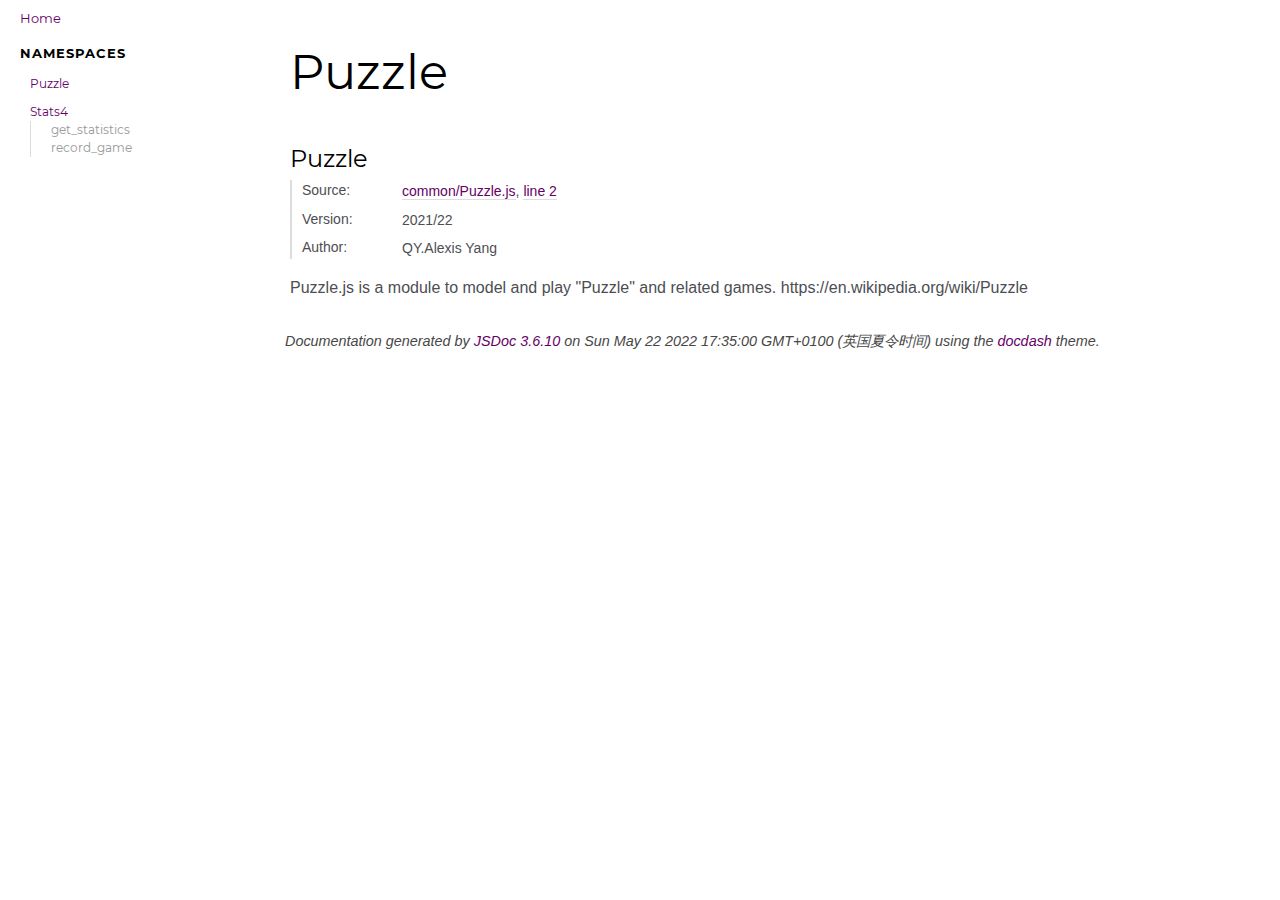
<file: docs/Puzzle.html>
<!DOCTYPE html>
<html lang="en">
<head>
    
    <meta charset="utf-8">
    <title>Puzzle - Documentation</title>
    
    
    <script src="scripts/prettify/prettify.js"></script>
    <script src="scripts/prettify/lang-css.js"></script>
    <!--[if lt IE 9]>
      <script src="//html5shiv.googlecode.com/svn/trunk/html5.js"></script>
    <![endif]-->
    <link type="text/css" rel="stylesheet" href="styles/prettify.css">
    <link type="text/css" rel="stylesheet" href="styles/jsdoc.css">
    <script src="scripts/nav.js" defer></script>
    <meta name="viewport" content="width=device-width, initial-scale=1.0">
</head>
<body>

<input type="checkbox" id="nav-trigger" class="nav-trigger" />
<label for="nav-trigger" class="navicon-button x">
  <div class="navicon"></div>
</label>

<label for="nav-trigger" class="overlay"></label>

<nav >
    
    <h2><a href="index.html">Home</a></h2><h3>Namespaces</h3><ul><li><a href="Puzzle.html">Puzzle</a></li><li><a href="Stats4.html">Stats4</a><ul class='methods'><li data-type='method'><a href="Stats4.html#.get_statistics">get_statistics</a></li><li data-type='method'><a href="Stats4.html#.record_game">record_game</a></li></ul></li></ul>
</nav>

<div id="main">
    
    <h1 class="page-title">Puzzle</h1>
    

    




<section>

<header>
    
        <h2>
        Puzzle
        </h2>
        
    
</header>

<article>
    
        <div class="container-overview">
        
            

<dl class="details">

    
    <dt class="tag-source">Source:</dt>
    <dd class="tag-source"><ul class="dummy"><li>
        <a href="common_Puzzle.js.html">common/Puzzle.js</a>, <a href="common_Puzzle.js.html#line2">line 2</a>
    </li></ul></dd>
    

    
    <dt class="tag-version">Version:</dt>
    <dd class="tag-version"><ul class="dummy"><li>2021/22</li></ul></dd>
    

    

    

    

    

    

    

    

    
    <dt class="tag-author">Author:</dt>
    <dd class="tag-author">
        <ul>
            <li>QY.Alexis Yang</li>
        </ul>
    </dd>
    

    

    

    

    

    

    
</dl>




            
                <div class="description usertext"><p>Puzzle.js is a module to model and play &quot;Puzzle&quot; and related games.
https://en.wikipedia.org/wiki/Puzzle</p></div>
            

            
        
        </div>
    

    

    

    
    
    

     

    

    

    

    

    
</article>

</section>




    
    
</div>

<br class="clear">

<footer>
    Documentation generated by <a href="https://github.com/jsdoc3/jsdoc">JSDoc 3.6.10</a> on Sun May 22 2022 17:35:00 GMT+0100 (英国夏令时间) using the <a href="https://github.com/clenemt/docdash">docdash</a> theme.
</footer>

<script>prettyPrint();</script>
<script src="scripts/polyfill.js"></script>
<script src="scripts/linenumber.js"></script>



</body>
</html>
</file>
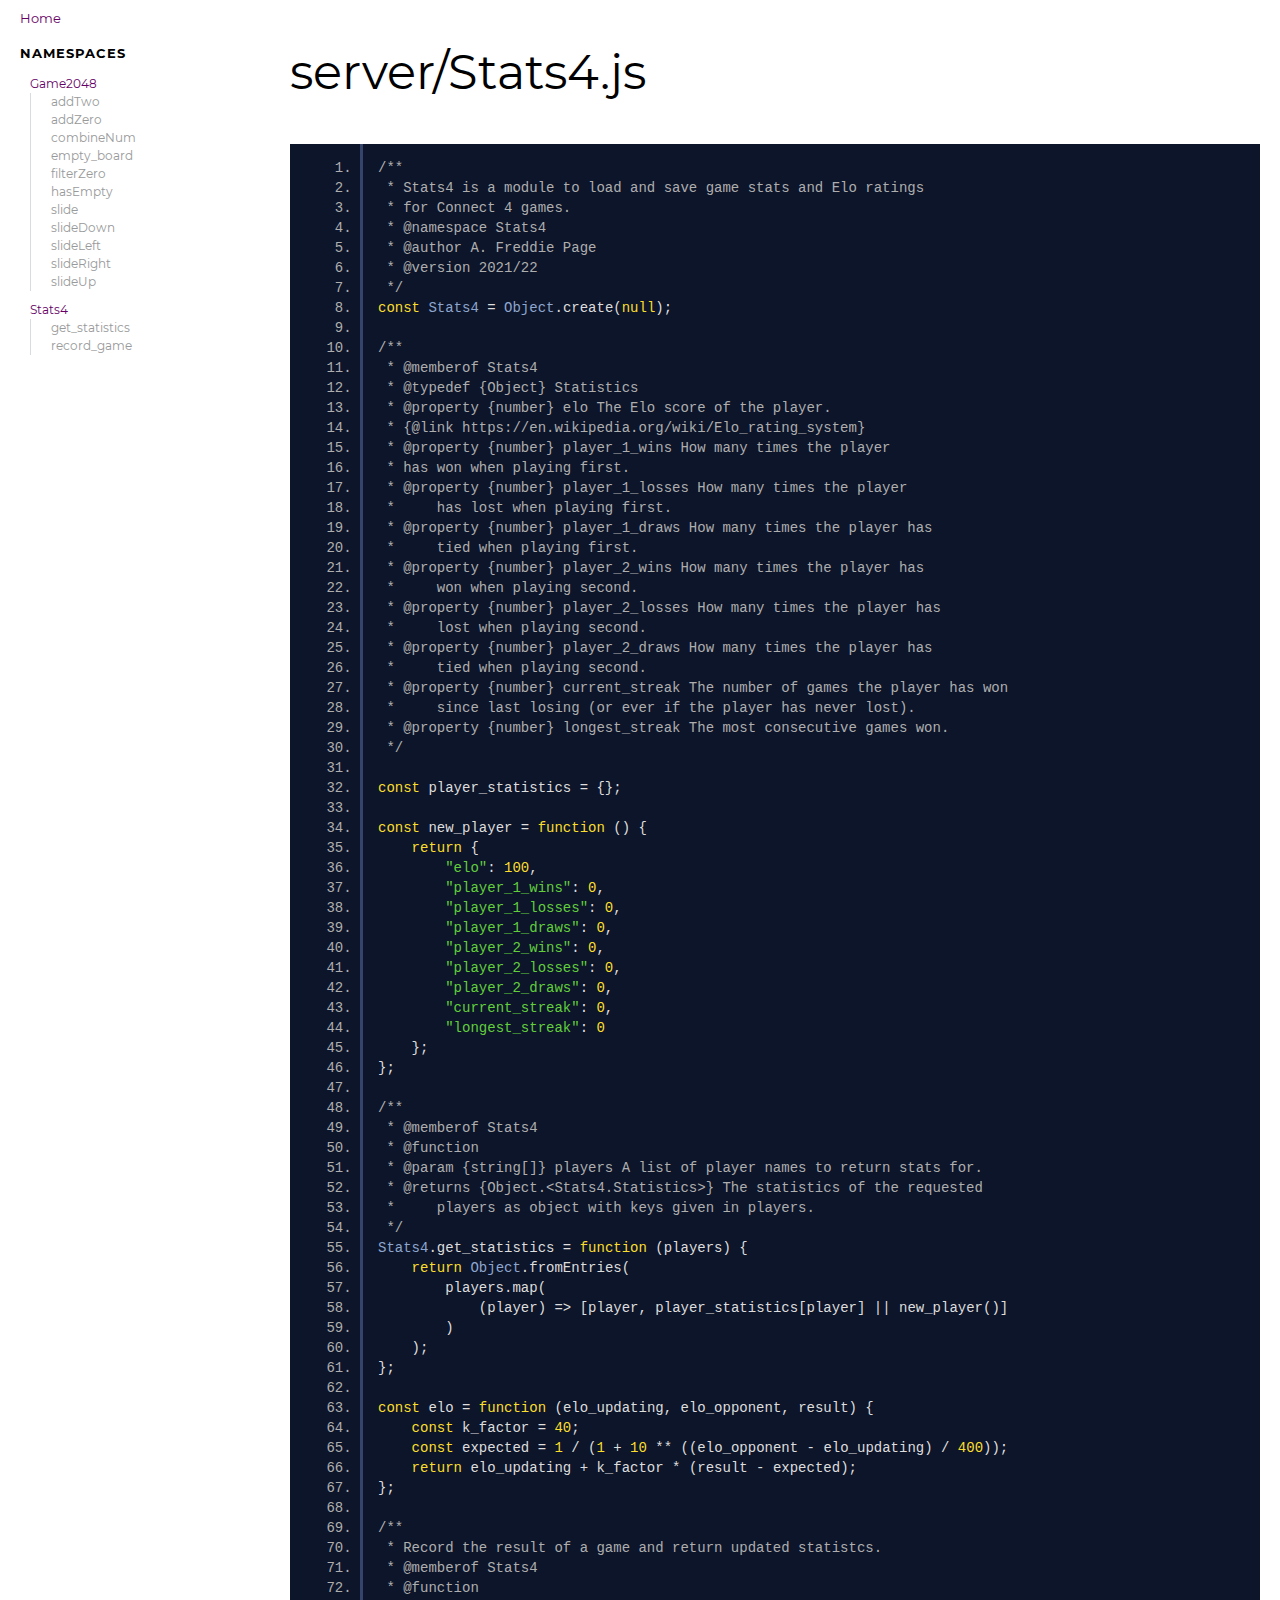
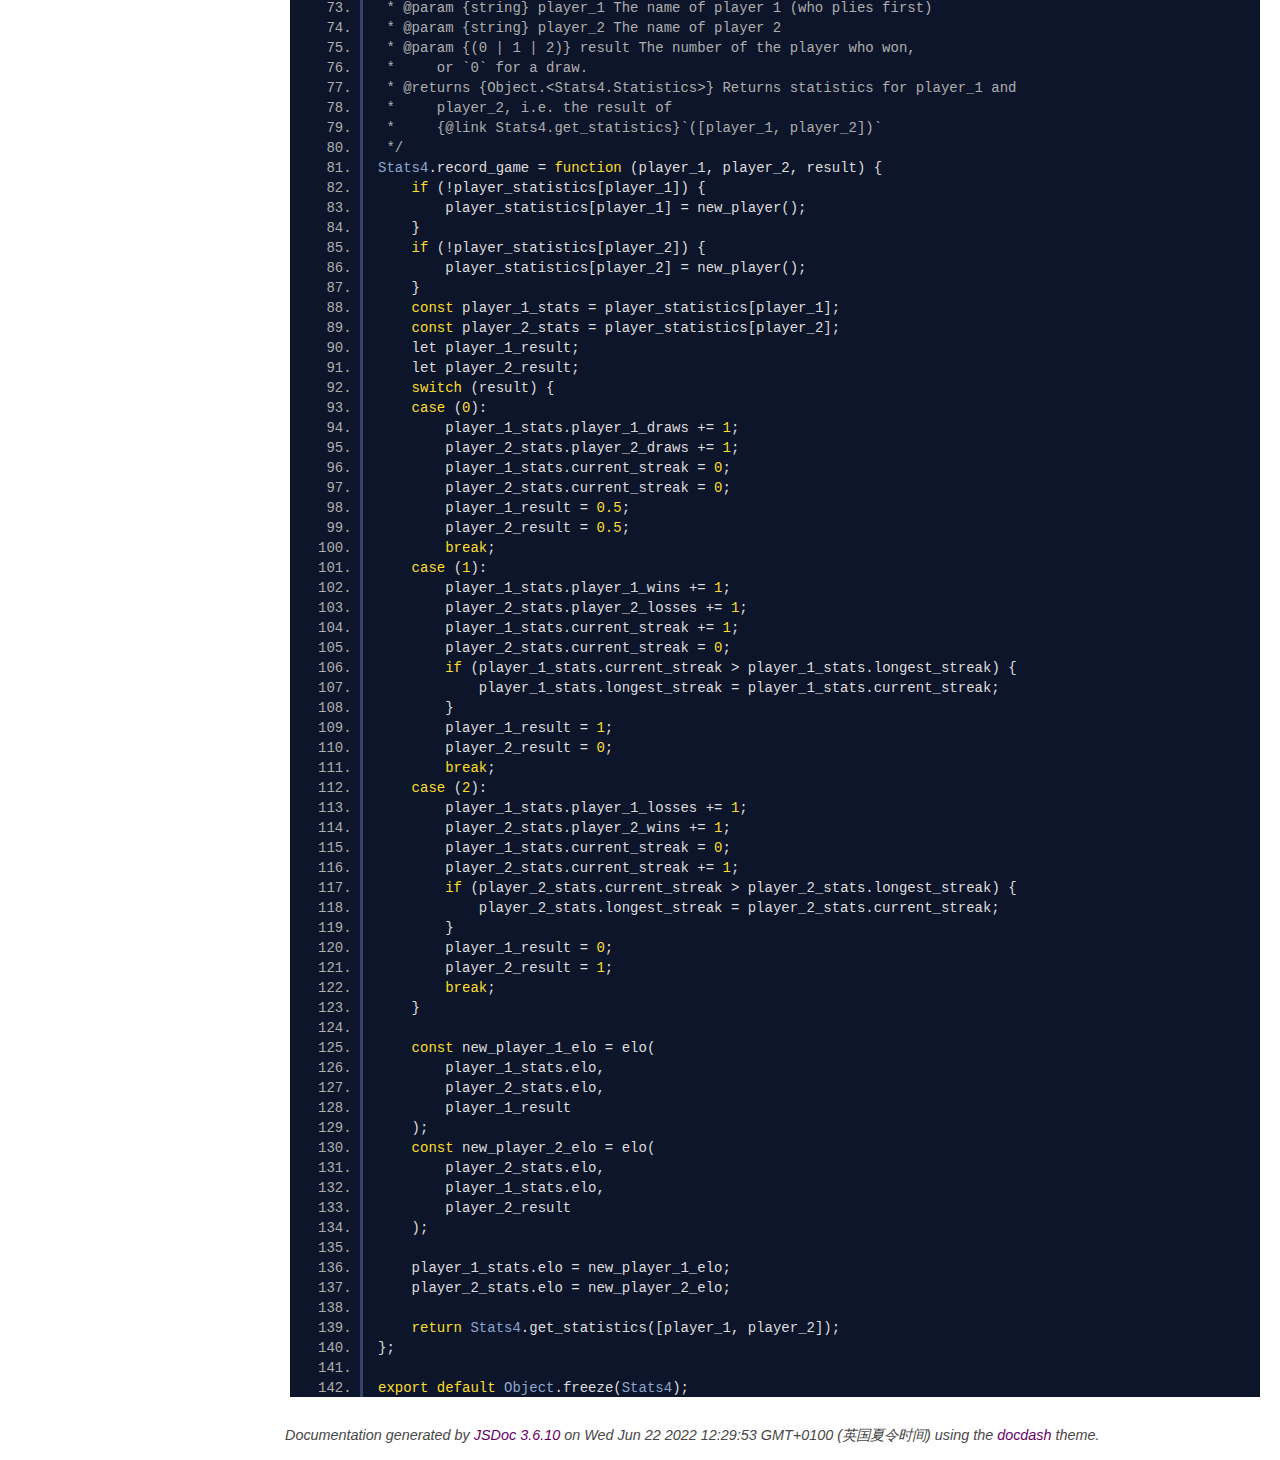
<file: docs/server_Stats4.js.html>
<!DOCTYPE html>
<html lang="en">
<head>
    
    <meta charset="utf-8">
    <title>server/Stats4.js - Documentation</title>
    
    
    <script src="scripts/prettify/prettify.js"></script>
    <script src="scripts/prettify/lang-css.js"></script>
    <!--[if lt IE 9]>
      <script src="//html5shiv.googlecode.com/svn/trunk/html5.js"></script>
    <![endif]-->
    <link type="text/css" rel="stylesheet" href="styles/prettify.css">
    <link type="text/css" rel="stylesheet" href="styles/jsdoc.css">
    <script src="scripts/nav.js" defer></script>
    <meta name="viewport" content="width=device-width, initial-scale=1.0">
</head>
<body>

<input type="checkbox" id="nav-trigger" class="nav-trigger" />
<label for="nav-trigger" class="navicon-button x">
  <div class="navicon"></div>
</label>

<label for="nav-trigger" class="overlay"></label>

<nav >
    
    <h2><a href="index.html">Home</a></h2><h3>Namespaces</h3><ul><li><a href="Game2048.html">Game2048</a><ul class='methods'><li data-type='method'><a href="Game2048.html#.addTwo">addTwo</a></li><li data-type='method'><a href="Game2048.html#.addZero">addZero</a></li><li data-type='method'><a href="Game2048.html#.combineNum">combineNum</a></li><li data-type='method'><a href="Game2048.html#.empty_board">empty_board</a></li><li data-type='method'><a href="Game2048.html#.filterZero">filterZero</a></li><li data-type='method'><a href="Game2048.html#.hasEmpty">hasEmpty</a></li><li data-type='method'><a href="Game2048.html#.slide">slide</a></li><li data-type='method'><a href="Game2048.html#.slideDown">slideDown</a></li><li data-type='method'><a href="Game2048.html#.slideLeft">slideLeft</a></li><li data-type='method'><a href="Game2048.html#.slideRight">slideRight</a></li><li data-type='method'><a href="Game2048.html#.slideUp">slideUp</a></li></ul></li><li><a href="Stats4.html">Stats4</a><ul class='methods'><li data-type='method'><a href="Stats4.html#.get_statistics">get_statistics</a></li><li data-type='method'><a href="Stats4.html#.record_game">record_game</a></li></ul></li></ul>
</nav>

<div id="main">
    
    <h1 class="page-title">server/Stats4.js</h1>
    

    



    
    <section>
        <article>
            <pre class="prettyprint source linenums"><code>/**
 * Stats4 is a module to load and save game stats and Elo ratings
 * for Connect 4 games.
 * @namespace Stats4
 * @author A. Freddie Page
 * @version 2021/22
 */
const Stats4 = Object.create(null);

/**
 * @memberof Stats4
 * @typedef {Object} Statistics
 * @property {number} elo The Elo score of the player.
 * {@link https://en.wikipedia.org/wiki/Elo_rating_system}
 * @property {number} player_1_wins How many times the player
 * has won when playing first.
 * @property {number} player_1_losses How many times the player
 *     has lost when playing first.
 * @property {number} player_1_draws How many times the player has
 *     tied when playing first.
 * @property {number} player_2_wins How many times the player has
 *     won when playing second.
 * @property {number} player_2_losses How many times the player has
 *     lost when playing second.
 * @property {number} player_2_draws How many times the player has
 *     tied when playing second.
 * @property {number} current_streak The number of games the player has won
 *     since last losing (or ever if the player has never lost).
 * @property {number} longest_streak The most consecutive games won.
 */

const player_statistics = {};

const new_player = function () {
    return {
        "elo": 100,
        "player_1_wins": 0,
        "player_1_losses": 0,
        "player_1_draws": 0,
        "player_2_wins": 0,
        "player_2_losses": 0,
        "player_2_draws": 0,
        "current_streak": 0,
        "longest_streak": 0
    };
};

/**
 * @memberof Stats4
 * @function
 * @param {string[]} players A list of player names to return stats for.
 * @returns {Object.&lt;Stats4.Statistics>} The statistics of the requested
 *     players as object with keys given in players.
 */
Stats4.get_statistics = function (players) {
    return Object.fromEntries(
        players.map(
            (player) => [player, player_statistics[player] || new_player()]
        )
    );
};

const elo = function (elo_updating, elo_opponent, result) {
    const k_factor = 40;
    const expected = 1 / (1 + 10 ** ((elo_opponent - elo_updating) / 400));
    return elo_updating + k_factor * (result - expected);
};

/**
 * Record the result of a game and return updated statistcs.
 * @memberof Stats4
 * @function
 * @param {string} player_1 The name of player 1 (who plies first)
 * @param {string} player_2 The name of player 2
 * @param {(0 | 1 | 2)} result The number of the player who won,
 *     or `0` for a draw.
 * @returns {Object.&lt;Stats4.Statistics>} Returns statistics for player_1 and
 *     player_2, i.e. the result of
 *     {@link Stats4.get_statistics}`([player_1, player_2])`
 */
Stats4.record_game = function (player_1, player_2, result) {
    if (!player_statistics[player_1]) {
        player_statistics[player_1] = new_player();
    }
    if (!player_statistics[player_2]) {
        player_statistics[player_2] = new_player();
    }
    const player_1_stats = player_statistics[player_1];
    const player_2_stats = player_statistics[player_2];
    let player_1_result;
    let player_2_result;
    switch (result) {
    case (0):
        player_1_stats.player_1_draws += 1;
        player_2_stats.player_2_draws += 1;
        player_1_stats.current_streak = 0;
        player_2_stats.current_streak = 0;
        player_1_result = 0.5;
        player_2_result = 0.5;
        break;
    case (1):
        player_1_stats.player_1_wins += 1;
        player_2_stats.player_2_losses += 1;
        player_1_stats.current_streak += 1;
        player_2_stats.current_streak = 0;
        if (player_1_stats.current_streak > player_1_stats.longest_streak) {
            player_1_stats.longest_streak = player_1_stats.current_streak;
        }
        player_1_result = 1;
        player_2_result = 0;
        break;
    case (2):
        player_1_stats.player_1_losses += 1;
        player_2_stats.player_2_wins += 1;
        player_1_stats.current_streak = 0;
        player_2_stats.current_streak += 1;
        if (player_2_stats.current_streak > player_2_stats.longest_streak) {
            player_2_stats.longest_streak = player_2_stats.current_streak;
        }
        player_1_result = 0;
        player_2_result = 1;
        break;
    }

    const new_player_1_elo = elo(
        player_1_stats.elo,
        player_2_stats.elo,
        player_1_result
    );
    const new_player_2_elo = elo(
        player_2_stats.elo,
        player_1_stats.elo,
        player_2_result
    );

    player_1_stats.elo = new_player_1_elo;
    player_2_stats.elo = new_player_2_elo;

    return Stats4.get_statistics([player_1, player_2]);
};

export default Object.freeze(Stats4);
</code></pre>
        </article>
    </section>




    
    
</div>

<br class="clear">

<footer>
    Documentation generated by <a href="https://github.com/jsdoc3/jsdoc">JSDoc 3.6.10</a> on Wed Jun 22 2022 12:29:53 GMT+0100 (英国夏令时间) using the <a href="https://github.com/clenemt/docdash">docdash</a> theme.
</footer>

<script>prettyPrint();</script>
<script src="scripts/polyfill.js"></script>
<script src="scripts/linenumber.js"></script>



</body>
</html>
</file>
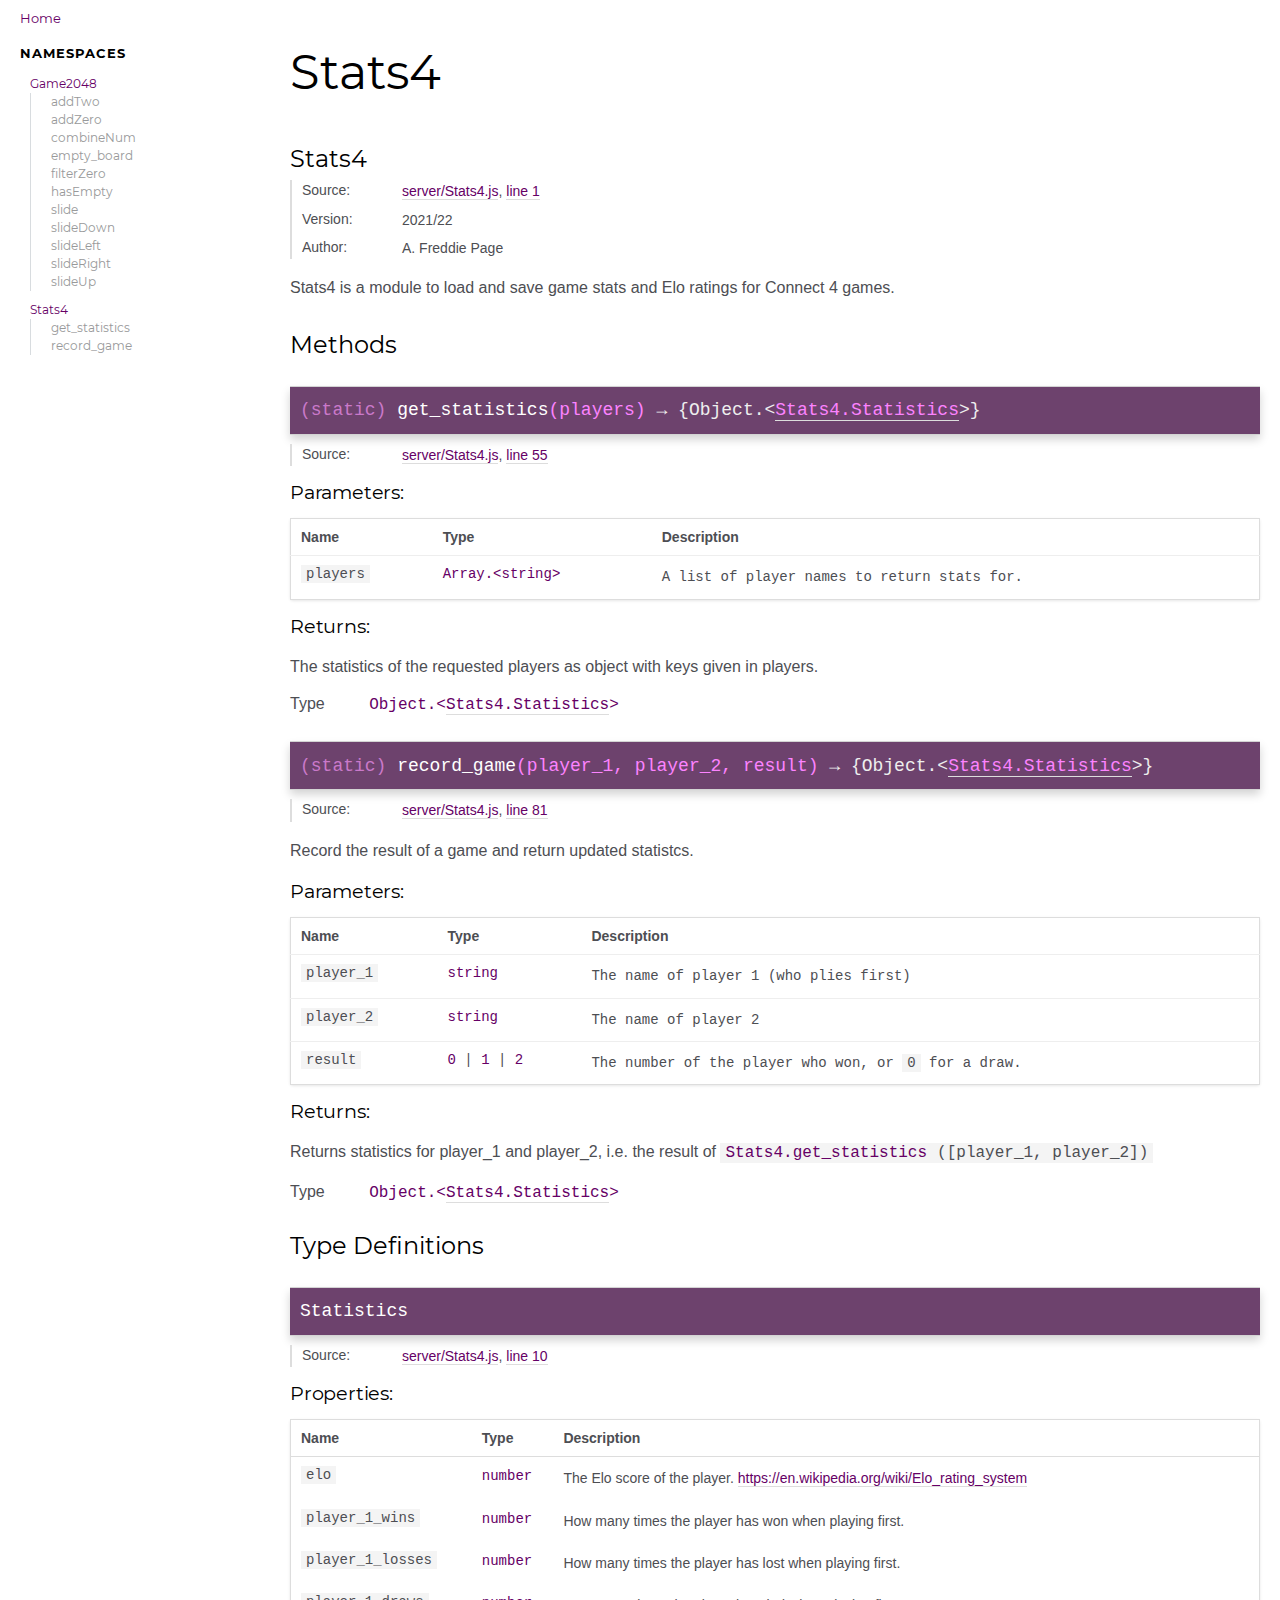
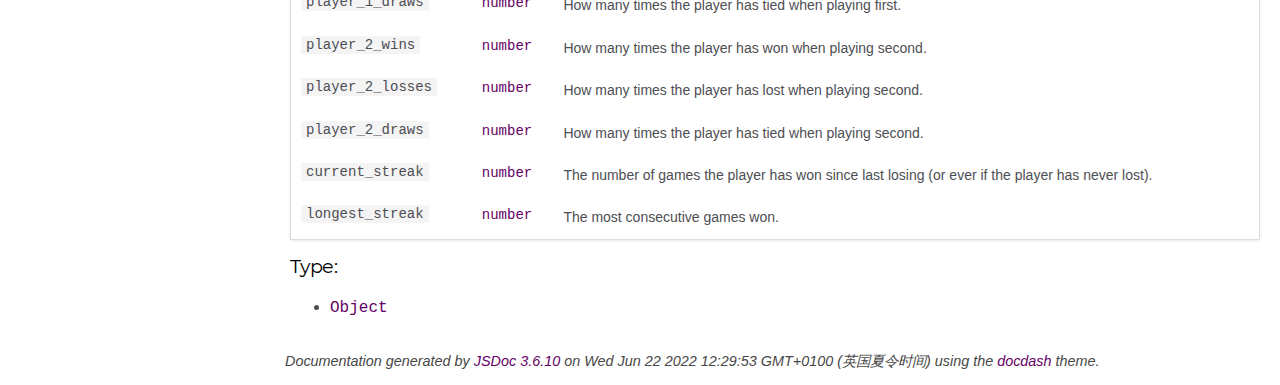
<file: docs/Stats4.html>
<!DOCTYPE html>
<html lang="en">
<head>
    
    <meta charset="utf-8">
    <title>Stats4 - Documentation</title>
    
    
    <script src="scripts/prettify/prettify.js"></script>
    <script src="scripts/prettify/lang-css.js"></script>
    <!--[if lt IE 9]>
      <script src="//html5shiv.googlecode.com/svn/trunk/html5.js"></script>
    <![endif]-->
    <link type="text/css" rel="stylesheet" href="styles/prettify.css">
    <link type="text/css" rel="stylesheet" href="styles/jsdoc.css">
    <script src="scripts/nav.js" defer></script>
    <meta name="viewport" content="width=device-width, initial-scale=1.0">
</head>
<body>

<input type="checkbox" id="nav-trigger" class="nav-trigger" />
<label for="nav-trigger" class="navicon-button x">
  <div class="navicon"></div>
</label>

<label for="nav-trigger" class="overlay"></label>

<nav >
    
    <h2><a href="index.html">Home</a></h2><h3>Namespaces</h3><ul><li><a href="Game2048.html">Game2048</a><ul class='methods'><li data-type='method'><a href="Game2048.html#.addTwo">addTwo</a></li><li data-type='method'><a href="Game2048.html#.addZero">addZero</a></li><li data-type='method'><a href="Game2048.html#.combineNum">combineNum</a></li><li data-type='method'><a href="Game2048.html#.empty_board">empty_board</a></li><li data-type='method'><a href="Game2048.html#.filterZero">filterZero</a></li><li data-type='method'><a href="Game2048.html#.hasEmpty">hasEmpty</a></li><li data-type='method'><a href="Game2048.html#.slide">slide</a></li><li data-type='method'><a href="Game2048.html#.slideDown">slideDown</a></li><li data-type='method'><a href="Game2048.html#.slideLeft">slideLeft</a></li><li data-type='method'><a href="Game2048.html#.slideRight">slideRight</a></li><li data-type='method'><a href="Game2048.html#.slideUp">slideUp</a></li></ul></li><li><a href="Stats4.html">Stats4</a><ul class='methods'><li data-type='method'><a href="Stats4.html#.get_statistics">get_statistics</a></li><li data-type='method'><a href="Stats4.html#.record_game">record_game</a></li></ul></li></ul>
</nav>

<div id="main">
    
    <h1 class="page-title">Stats4</h1>
    

    




<section>

<header>
    
        <h2>
        Stats4
        </h2>
        
    
</header>

<article>
    
        <div class="container-overview">
        
            

<dl class="details">

    
    <dt class="tag-source">Source:</dt>
    <dd class="tag-source"><ul class="dummy"><li>
        <a href="server_Stats4.js.html">server/Stats4.js</a>, <a href="server_Stats4.js.html#line1">line 1</a>
    </li></ul></dd>
    

    
    <dt class="tag-version">Version:</dt>
    <dd class="tag-version"><ul class="dummy"><li>2021/22</li></ul></dd>
    

    

    

    

    

    

    

    

    
    <dt class="tag-author">Author:</dt>
    <dd class="tag-author">
        <ul>
            <li>A. Freddie Page</li>
        </ul>
    </dd>
    

    

    

    

    

    

    
</dl>




            
                <div class="description usertext"><p>Stats4 is a module to load and save game stats and Elo ratings
for Connect 4 games.</p></div>
            

            
        
        </div>
    

    

    

    
    
    

     

    

    

    
        <h3 class="subsection-title">Methods</h3>

        
            

    

    <h4 class="name" id=".get_statistics"><span class="type-signature">(static) </span>get_statistics<span class="signature">(players)</span><span class="type-signature"> &rarr; {Object.&lt;<a href="Stats4.html#.Statistics">Stats4.Statistics</a>>}</span></h4>

    




<dl class="details">

    
    <dt class="tag-source">Source:</dt>
    <dd class="tag-source"><ul class="dummy"><li>
        <a href="server_Stats4.js.html">server/Stats4.js</a>, <a href="server_Stats4.js.html#line55">line 55</a>
    </li></ul></dd>
    

    

    

    

    

    

    

    

    

    

    

    

    

    

    

    
</dl>















    <h5>Parameters:</h5>
    

<table class="params">
    <thead>
    <tr>
        
        <th>Name</th>
        

        <th>Type</th>

        

        

        <th class="last">Description</th>
    </tr>
    </thead>

    <tbody>
    

        <tr>
            
                <td class="name"><code>players</code></td>
            

            <td class="type">
            
                
<span class="param-type">Array.&lt;string></span>


            
            </td>

            

            

            <td class="description last"><p>A list of player names to return stats for.</p></td>
        </tr>

    
    </tbody>
</table>
















<h5>Returns:</h5>

        
<div class="param-desc">
    <p>The statistics of the requested
players as object with keys given in players.</p>
</div>



<dl class="param-type">
    <dt>
        Type
    </dt>
    <dd>
        
<span class="param-type">Object.&lt;<a href="Stats4.html#.Statistics">Stats4.Statistics</a>></span>


    </dd>
</dl>

    



        
            

    

    <h4 class="name" id=".record_game"><span class="type-signature">(static) </span>record_game<span class="signature">(player_1, player_2, result)</span><span class="type-signature"> &rarr; {Object.&lt;<a href="Stats4.html#.Statistics">Stats4.Statistics</a>>}</span></h4>

    




<dl class="details">

    
    <dt class="tag-source">Source:</dt>
    <dd class="tag-source"><ul class="dummy"><li>
        <a href="server_Stats4.js.html">server/Stats4.js</a>, <a href="server_Stats4.js.html#line81">line 81</a>
    </li></ul></dd>
    

    

    

    

    

    

    

    

    

    

    

    

    

    

    

    
</dl>





<div class="description usertext">
    <p>Record the result of a game and return updated statistcs.</p>
</div>











    <h5>Parameters:</h5>
    

<table class="params">
    <thead>
    <tr>
        
        <th>Name</th>
        

        <th>Type</th>

        

        

        <th class="last">Description</th>
    </tr>
    </thead>

    <tbody>
    

        <tr>
            
                <td class="name"><code>player_1</code></td>
            

            <td class="type">
            
                
<span class="param-type">string</span>


            
            </td>

            

            

            <td class="description last"><p>The name of player 1 (who plies first)</p></td>
        </tr>

    

        <tr>
            
                <td class="name"><code>player_2</code></td>
            

            <td class="type">
            
                
<span class="param-type">string</span>


            
            </td>

            

            

            <td class="description last"><p>The name of player 2</p></td>
        </tr>

    

        <tr>
            
                <td class="name"><code>result</code></td>
            

            <td class="type">
            
                
<span class="param-type">0</span>
|

<span class="param-type">1</span>
|

<span class="param-type">2</span>


            
            </td>

            

            

            <td class="description last"><p>The number of the player who won,
or <code>0</code> for a draw.</p></td>
        </tr>

    
    </tbody>
</table>
















<h5>Returns:</h5>

        
<div class="param-desc">
    <p>Returns statistics for player_1 and
player_2, i.e. the result of
<a href="Stats4.html#.get_statistics"><code>Stats4.get_statistics</code></a><code>([player_1, player_2])</code></p>
</div>



<dl class="param-type">
    <dt>
        Type
    </dt>
    <dd>
        
<span class="param-type">Object.&lt;<a href="Stats4.html#.Statistics">Stats4.Statistics</a>></span>


    </dd>
</dl>

    



        
    

    
        <h3 class="subsection-title">Type Definitions</h3>

        
                
<h4 class="name" id=".Statistics">Statistics</h4>





<dl class="details">

    
    <dt class="tag-source">Source:</dt>
    <dd class="tag-source"><ul class="dummy"><li>
        <a href="server_Stats4.js.html">server/Stats4.js</a>, <a href="server_Stats4.js.html#line10">line 10</a>
    </li></ul></dd>
    

    

    

    

    

    

    

    

    

    

    

    

    

    

    

    
</dl>



    <h5 class="subsection-title">Properties:</h5>

    

<table class="props">
    <thead>
    <tr>
        
        <th>Name</th>
        

        <th>Type</th>

        

        

        <th class="last">Description</th>
    </tr>
    </thead>

    <tbody>
    

        <tr>
            
                <td class="name"><code>elo</code></td>
            

            <td class="type">
            
                
<span class="param-type">number</span>


            
            </td>

            

            

            <td class="description last"><p>The Elo score of the player.
<a href="https://en.wikipedia.org/wiki/Elo_rating_system">https://en.wikipedia.org/wiki/Elo_rating_system</a></p></td>
        </tr>

    

        <tr>
            
                <td class="name"><code>player_1_wins</code></td>
            

            <td class="type">
            
                
<span class="param-type">number</span>


            
            </td>

            

            

            <td class="description last"><p>How many times the player
has won when playing first.</p></td>
        </tr>

    

        <tr>
            
                <td class="name"><code>player_1_losses</code></td>
            

            <td class="type">
            
                
<span class="param-type">number</span>


            
            </td>

            

            

            <td class="description last"><p>How many times the player
has lost when playing first.</p></td>
        </tr>

    

        <tr>
            
                <td class="name"><code>player_1_draws</code></td>
            

            <td class="type">
            
                
<span class="param-type">number</span>


            
            </td>

            

            

            <td class="description last"><p>How many times the player has
tied when playing first.</p></td>
        </tr>

    

        <tr>
            
                <td class="name"><code>player_2_wins</code></td>
            

            <td class="type">
            
                
<span class="param-type">number</span>


            
            </td>

            

            

            <td class="description last"><p>How many times the player has
won when playing second.</p></td>
        </tr>

    

        <tr>
            
                <td class="name"><code>player_2_losses</code></td>
            

            <td class="type">
            
                
<span class="param-type">number</span>


            
            </td>

            

            

            <td class="description last"><p>How many times the player has
lost when playing second.</p></td>
        </tr>

    

        <tr>
            
                <td class="name"><code>player_2_draws</code></td>
            

            <td class="type">
            
                
<span class="param-type">number</span>


            
            </td>

            

            

            <td class="description last"><p>How many times the player has
tied when playing second.</p></td>
        </tr>

    

        <tr>
            
                <td class="name"><code>current_streak</code></td>
            

            <td class="type">
            
                
<span class="param-type">number</span>


            
            </td>

            

            

            <td class="description last"><p>The number of games the player has won
since last losing (or ever if the player has never lost).</p></td>
        </tr>

    

        <tr>
            
                <td class="name"><code>longest_streak</code></td>
            

            <td class="type">
            
                
<span class="param-type">number</span>


            
            </td>

            

            

            <td class="description last"><p>The most consecutive games won.</p></td>
        </tr>

    
    </tbody>
</table>








    <h5>Type:</h5>
    <ul>
        <li>
            
<span class="param-type">Object</span>


        </li>
    </ul>






            
    

    
</article>

</section>




    
    
</div>

<br class="clear">

<footer>
    Documentation generated by <a href="https://github.com/jsdoc3/jsdoc">JSDoc 3.6.10</a> on Wed Jun 22 2022 12:29:53 GMT+0100 (英国夏令时间) using the <a href="https://github.com/clenemt/docdash">docdash</a> theme.
</footer>

<script>prettyPrint();</script>
<script src="scripts/polyfill.js"></script>
<script src="scripts/linenumber.js"></script>



</body>
</html>
</file>
<file: docs/styles/prettify.css>
.pln {
  color: #ddd;
}

/* string content */
.str {
  color: #61ce3c;
}

/* a keyword */
.kwd {
  color: #fbde2d;
}

/* a comment */
.com {
  color: #aeaeae;
}

/* a type name */
.typ {
  color: #8da6ce;
}

/* a literal value */
.lit {
  color: #fbde2d;
}

/* punctuation */
.pun {
  color: #ddd;
}

/* lisp open bracket */
.opn {
  color: #000000;
}

/* lisp close bracket */
.clo {
  color: #000000;
}

/* a markup tag name */
.tag {
  color: #8da6ce;
}

/* a markup attribute name */
.atn {
  color: #fbde2d;
}

/* a markup attribute value */
.atv {
  color: #ddd;
}

/* a declaration */
.dec {
  color: #EF5050;
}

/* a variable name */
.var {
  color: #c82829;
}

/* a function name */
.fun {
  color: #4271ae;
}

/* Specify class=linenums on a pre to get line numbering */
ol.linenums {
  margin-top: 0;
  margin-bottom: 0;
}
</file>
<file: docs/styles/jsdoc.css>
* {
  box-sizing: border-box
}

html, body {
  height: 100%;
  width: 100%;
}

body {
  color: #4d4e53;
  background-color: white;
  margin: 0 auto;
  padding: 0 20px;
  font-family: 'Helvetica Neue', Helvetica, sans-serif;
  font-size: 16px;
}

img {
  max-width: 100%;
}

a,
a:active {
  color: #606;
  text-decoration: none;
}

a:hover {
  text-decoration: none;
}

article a {
  border-bottom: 1px solid #ddd;
}

article a:hover, article a:active {
  border-bottom-color: #222;
}

article .description a {
    word-break: break-word;
}

p, ul, ol, blockquote {
  margin-bottom: 1em;
  line-height: 160%;
}

h1, h2, h3, h4, h5, h6 {
  font-family: 'Montserrat', sans-serif;
}

h1, h2, h3, h4, h5, h6 {
  color: #000;
  font-weight: 400;
  margin: 0;
}

h1 {
  font-weight: 300;
  font-size: 48px;
  margin: 1em 0 .5em;
}

h1.page-title {
  font-size: 48px;
  margin: 1em 30px;
  line-height: 100%;
  word-wrap: break-word;
}

h2 {
  font-size: 24px;
  margin: 1.5em 0 .3em;
}

h3 {
  font-size: 24px;
  margin: 1.2em 0 .3em;
}

h4 {
  font-size: 18px;
  margin: 1em 0 .2em;
  color: #4d4e53;
}

h4.name {
  color: #fff;
  background: #6d426d;
  box-shadow: 0 .25em .5em #d3d3d3;
  border-top: 1px solid #d3d3d3;
  border-bottom: 1px solid #d3d3d3;
  margin: 1.5em 0 0.5em;
  padding: .75em 0 .75em 10px;
}

h4.name a {
  color: #fc83ff;
}

h4.name a:hover {
  border-bottom-color: #fc83ff;
}

h5, .container-overview .subsection-title {
  font-size: 120%;
  letter-spacing: -0.01em;
  margin: 8px 0 3px 0;
}

h6 {
  font-size: 100%;
  letter-spacing: -0.01em;
  margin: 6px 0 3px 0;
  font-style: italic;
}

.usertext h1 {
  font-family: "Source Sans Pro";
  font-size: 24px;
  margin: 2.5em 0 1em;
  font-weight: 400;
}

.usertext h2 {
  font-family: "Source Sans Pro";
  font-size: 18px;
  margin: 2em 0 0.5em;
  font-weight: 400;

}

.usertext h3 {
  font-family: "Source Sans Pro";
  font-size: 15px;
  margin: 1.5em 0 0;
  font-weight: 400;
}

.usertext h4 {
  font-family: "Source Sans Pro";
  font-size: 14px;
  margin: 0 0 0;
  font-weight: 400;
}

.usertext h5 {
  font-size: 12px;
  margin: 1em 0 0;
  font-weight: normal;
  color: #666;
}

.usertext h6 {
  font-size: 11px;
  margin: 1em 0 0;
  font-weight: normal;
  font-style: normal;
  color: #666;
}


tt, code, kbd, samp {
  font-family: Consolas, Monaco, 'Andale Mono', monospace;
  background: #f4f4f4;
  padding: 1px 5px;
}

.class-description {
  font-size: 130%;
  line-height: 140%;
  margin-bottom: 1em;
  margin-top: 1em;
}

.class-description:empty {
  margin: 0
}

#main {
  float: right;
  width: calc(100% - 240px);
}

header {
  display: block
}

section {
  display: block;
  background-color: #fff;
  padding: 0 0 0 30px;
}

.variation {
  display: none
}

.signature-attributes {
  font-size: 60%;
  color: #eee;
  font-style: italic;
  font-weight: lighter;
}

nav {
  float: left;
  display: block;
  width: 250px;
  background: #fff;
  overflow: auto;
  position: fixed;
  height: 100%;
}

nav #nav-search{
    width: 210px;
    height: 30px;
    padding: 5px 10px;
    font-size: 12px;
    line-height: 1.5;
    border-radius: 3px;
    margin-right: 20px;
    margin-top: 20px;
}

nav.wrap a{
    word-wrap: break-word;
}

nav h3 {
  margin-top: 12px;
  font-size: 13px;
  text-transform: uppercase;
  letter-spacing: 1px;
  font-weight: 700;
  line-height: 24px;
  margin: 15px 0 10px;
  padding: 0;
  color: #000;
}

nav ul {
  font-family: 'Lucida Grande', 'Lucida Sans Unicode', arial, sans-serif;
  font-size: 100%;
  line-height: 17px;
  padding: 0;
  margin: 0;
  list-style-type: none;
}

nav ul a,
nav ul a:active {
  font-family: 'Montserrat', sans-serif;
  line-height: 18px;
  padding: 0;
  display: block;
  font-size: 12px;
}

nav a:hover,
nav a:active {
  color: #606;
}

nav > ul {
  padding: 0 10px;
}

nav > ul > li > a {
  color: #606;
  margin-top: 10px;
}

nav ul ul a {
  color: hsl(207, 1%, 60%);
  border-left: 1px solid hsl(207, 10%, 86%);
}

nav ul ul a,
nav ul ul a:active {
  padding-left: 20px
}

nav h2 {
   font-size: 13px;
   margin: 10px 0 0 0;
   padding: 0;
}

nav > h2 > a {
   margin: 10px 0 -10px;
   color: #606 !important;
}

footer {
  color: hsl(0, 0%, 28%);
  margin-left: 250px;
  display: block;
  padding: 15px;
  font-style: italic;
  font-size: 90%;
}

.ancestors {
  color: #999
}

.ancestors a {
   color: #999 !important;
}

.clear {
  clear: both
}

.important {
  font-weight: bold;
  color: #950B02;
}

.yes-def {
  text-indent: -1000px
}

.type-signature {
  color: #CA79CA
}

.type-signature:last-child {
  color: #eee;
}

.name, .signature {
  font-family: Consolas, Monaco, 'Andale Mono', monospace
}

.signature {
    color: #fc83ff;
}

.details {
  margin-top: 6px;
  border-left: 2px solid #DDD;
  line-height: 20px;
  font-size: 14px;
}

.details dt {
   width: auto;
   float: left;
   padding-left: 10px;
}

.details dd {
   margin-left: 70px;
   margin-top: 6px;
   margin-bottom: 6px;
}

.details ul {
   margin: 0
}

.details ul {
   list-style-type: none
}

.details pre.prettyprint {
   margin: 0
}

.details .object-value {
   padding-top: 0
}

.description {
  margin-bottom: 1em;
  margin-top: 1em;
}

.code-caption {
  font-style: italic;
  font-size: 107%;
  margin: 0;
}

.prettyprint {
  font-size: 14px;
  overflow: auto;
}

.prettyprint.source {
  width: inherit;
  line-height: 18px;
  display: block;
  background-color: #0d152a;
  color: #aeaeae;
}

.prettyprint code {
  line-height: 18px;
  display: block;
  background-color: #0d152a;
  color: #4D4E53;
}

.prettyprint > code {
  padding: 15px;
}

.prettyprint .linenums code {
  padding: 0 15px
}

.prettyprint .linenums li:first-of-type code {
  padding-top: 15px
}

.prettyprint code span.line {
  display: inline-block
}

.prettyprint.linenums {
  padding-left: 70px;
  -webkit-user-select: none;
  -moz-user-select: none;
  -ms-user-select: none;
  user-select: none;
}

.prettyprint.linenums ol {
   padding-left: 0
}

.prettyprint.linenums li {
   border-left: 3px #34446B solid;
}

.prettyprint.linenums li.selected, .prettyprint.linenums li.selected * {
   background-color: #34446B;
}

.prettyprint.linenums li * {
   -webkit-user-select: text;
   -moz-user-select: text;
   -ms-user-select: text;
   user-select: text;
}

.prettyprint.linenums li code:empty:after {
  content:"";
  display:inline-block;
  width:0px;
}

table {
  border-spacing: 0;
  border: 1px solid #ddd;
  border-collapse: collapse;
  border-radius: 3px;
  box-shadow: 0 1px 3px rgba(0,0,0,0.1);
  width: 100%;
  font-size: 14px;
  margin: 1em 0;
}

td, th {
   margin: 0px;
   text-align: left;
   vertical-align: top;
   padding: 10px;
   display: table-cell;
}

thead tr, thead tr {
   background-color: #fff;
   font-weight: bold;
   border-bottom: 1px solid #ddd;
}

.params .type {
  white-space: nowrap;
}

.params code {
  white-space: pre;
}

.params td, .params .name, .props .name, .name code {
   color: #4D4E53;
   font-family: Consolas, Monaco, 'Andale Mono', monospace;
   font-size: 100%;
}

.params td {
   border-top: 1px solid #eee
}

.params td.description > p:first-child, .props td.description > p:first-child {
   margin-top: 0;
   padding-top: 0;
}

.params td.description > p:last-child, .props td.description > p:last-child {
   margin-bottom: 0;
   padding-bottom: 0;
}

span.param-type, .params td .param-type, .param-type dd {
   color: #606;
  font-family: Consolas, Monaco, 'Andale Mono', monospace
}

.param-type dt, .param-type dd {
  display: inline-block
}

.param-type {
  margin: 14px 0;
}

.disabled {
  color: #454545
}

/* navicon button */
.navicon-button {
  display: none;
  position: relative;
  padding: 2.0625rem 1.5rem;
  transition: 0.25s;
  cursor: pointer;
  -webkit-user-select: none;
     -moz-user-select: none;
      -ms-user-select: none;
          user-select: none;
  opacity: .8;
}
.navicon-button .navicon:before, .navicon-button .navicon:after {
  transition: 0.25s;
}
.navicon-button:hover {
  transition: 0.5s;
  opacity: 1;
}
.navicon-button:hover .navicon:before, .navicon-button:hover .navicon:after {
  transition: 0.25s;
}
.navicon-button:hover .navicon:before {
  top: .825rem;
}
.navicon-button:hover .navicon:after {
  top: -.825rem;
}

/* navicon */
.navicon {
  position: relative;
  width: 2.5em;
  height: .3125rem;
  background: #000;
  transition: 0.3s;
  border-radius: 2.5rem;
}
.navicon:before, .navicon:after {
  display: block;
  content: "";
  height: .3125rem;
  width: 2.5rem;
  background: #000;
  position: absolute;
  z-index: -1;
  transition: 0.3s 0.25s;
  border-radius: 1rem;
}
.navicon:before {
  top: .625rem;
}
.navicon:after {
  top: -.625rem;
}

/* open */
.nav-trigger:checked + label:not(.steps) .navicon:before,
.nav-trigger:checked + label:not(.steps) .navicon:after {
  top: 0 !important;
}

.nav-trigger:checked + label .navicon:before,
.nav-trigger:checked + label .navicon:after {
  transition: 0.5s;
}

/* Minus */
.nav-trigger:checked + label {
  -webkit-transform: scale(0.75);
          transform: scale(0.75);
}

/* × and + */
.nav-trigger:checked + label.plus .navicon,
.nav-trigger:checked + label.x .navicon {
  background: transparent;
}

.nav-trigger:checked + label.plus .navicon:before,
.nav-trigger:checked + label.x .navicon:before {
  -webkit-transform: rotate(-45deg);
          transform: rotate(-45deg);
  background: #FFF;
}

.nav-trigger:checked + label.plus .navicon:after,
.nav-trigger:checked + label.x .navicon:after {
  -webkit-transform: rotate(45deg);
          transform: rotate(45deg);
  background: #FFF;
}

.nav-trigger:checked + label.plus {
  -webkit-transform: scale(0.75) rotate(45deg);
          transform: scale(0.75) rotate(45deg);
}

.nav-trigger:checked ~ nav {
  left: 0 !important;
}

.nav-trigger:checked ~ .overlay {
  display: block;
}

.nav-trigger {
  position: fixed;
  top: 0;
  clip: rect(0, 0, 0, 0);
}

.overlay {
  display: none;
  position: fixed;
  top: 0;
  bottom: 0;
  left: 0;
  right: 0;
  width: 100%;
  height: 100%;
  background: hsla(0, 0%, 0%, 0.5);
  z-index: 1;
}

/* nav level */
.level-hide {
    display: none;
}
html[data-search-mode] .level-hide {
    display: block;
}


@media only screen and (max-width: 680px) {
  body {
    overflow-x: hidden;
  }

  nav {
    background: #FFF;
    width: 250px;
    height: 100%;
    position: fixed;
    top: 0;
    right: 0;
    bottom: 0;
    left: -250px;
    z-index: 3;
    padding: 0 10px;
    transition: left 0.2s;
  }

  .navicon-button {
    display: inline-block;
    position: fixed;
    top: 1.5em;
    right: 0;
    z-index: 2;
  }

  #main {
    width: 100%;
  }

  #main h1.page-title {
    margin: 1em 0;
  }

  #main section {
    padding: 0;
  }

  footer {
    margin-left: 0;
  }
}

/** Add a '#' to static members */
[data-type="member"] a::before {
  content: '#';
  display: inline-block;
  margin-left: -14px;
  margin-right: 5px;
}

#disqus_thread{
    margin-left: 30px;
}

@font-face {
  font-family: 'Montserrat';
  font-style: normal;
  font-weight: 400;
  src: url('../fonts/Montserrat/Montserrat-Regular.eot'); /* IE9 Compat Modes */
  src: url('../fonts/Montserrat/Montserrat-Regular.eot?#iefix') format('embedded-opentype'), /* IE6-IE8 */
       url('../fonts/Montserrat/Montserrat-Regular.woff2') format('woff2'), /* Super Modern Browsers */
       url('../fonts/Montserrat/Montserrat-Regular.woff') format('woff'), /* Pretty Modern Browsers */
       url('../fonts/Montserrat/Montserrat-Regular.ttf')  format('truetype'); /* Safari, Android, iOS */
}

@font-face {
  font-family: 'Montserrat';
  font-style: normal;
  font-weight: 700;
  src: url('../fonts/Montserrat/Montserrat-Bold.eot'); /* IE9 Compat Modes */
  src: url('../fonts/Montserrat/Montserrat-Bold.eot?#iefix') format('embedded-opentype'), /* IE6-IE8 */
       url('../fonts/Montserrat/Montserrat-Bold.woff2') format('woff2'), /* Super Modern Browsers */
       url('../fonts/Montserrat/Montserrat-Bold.woff') format('woff'), /* Pretty Modern Browsers */
       url('../fonts/Montserrat/Montserrat-Bold.ttf')  format('truetype'); /* Safari, Android, iOS */
}

@font-face {
    font-family: 'Source Sans Pro';
    src: url('../fonts/Source-Sans-Pro/sourcesanspro-regular-webfont.eot');
    src: url('../fonts/Source-Sans-Pro/sourcesanspro-regular-webfont.eot?#iefix') format('embedded-opentype'),
         url('../fonts/Source-Sans-Pro/sourcesanspro-regular-webfont.woff2') format('woff2'),
         url('../fonts/Source-Sans-Pro/sourcesanspro-regular-webfont.woff') format('woff'),
         url('../fonts/Source-Sans-Pro/sourcesanspro-regular-webfont.ttf') format('truetype'),
         url('../fonts/Source-Sans-Pro/sourcesanspro-regular-webfont.svg#source_sans_proregular') format('svg');
    font-weight: 400;
    font-style: normal;
}

@font-face {
    font-family: 'Source Sans Pro';
    src: url('../fonts/Source-Sans-Pro/sourcesanspro-light-webfont.eot');
    src: url('../fonts/Source-Sans-Pro/sourcesanspro-light-webfont.eot?#iefix') format('embedded-opentype'),
         url('../fonts/Source-Sans-Pro/sourcesanspro-light-webfont.woff2') format('woff2'),
         url('../fonts/Source-Sans-Pro/sourcesanspro-light-webfont.woff') format('woff'),
         url('../fonts/Source-Sans-Pro/sourcesanspro-light-webfont.ttf') format('truetype'),
         url('../fonts/Source-Sans-Pro/sourcesanspro-light-webfont.svg#source_sans_prolight') format('svg');
    font-weight: 300;
    font-style: normal;

}
</file>
